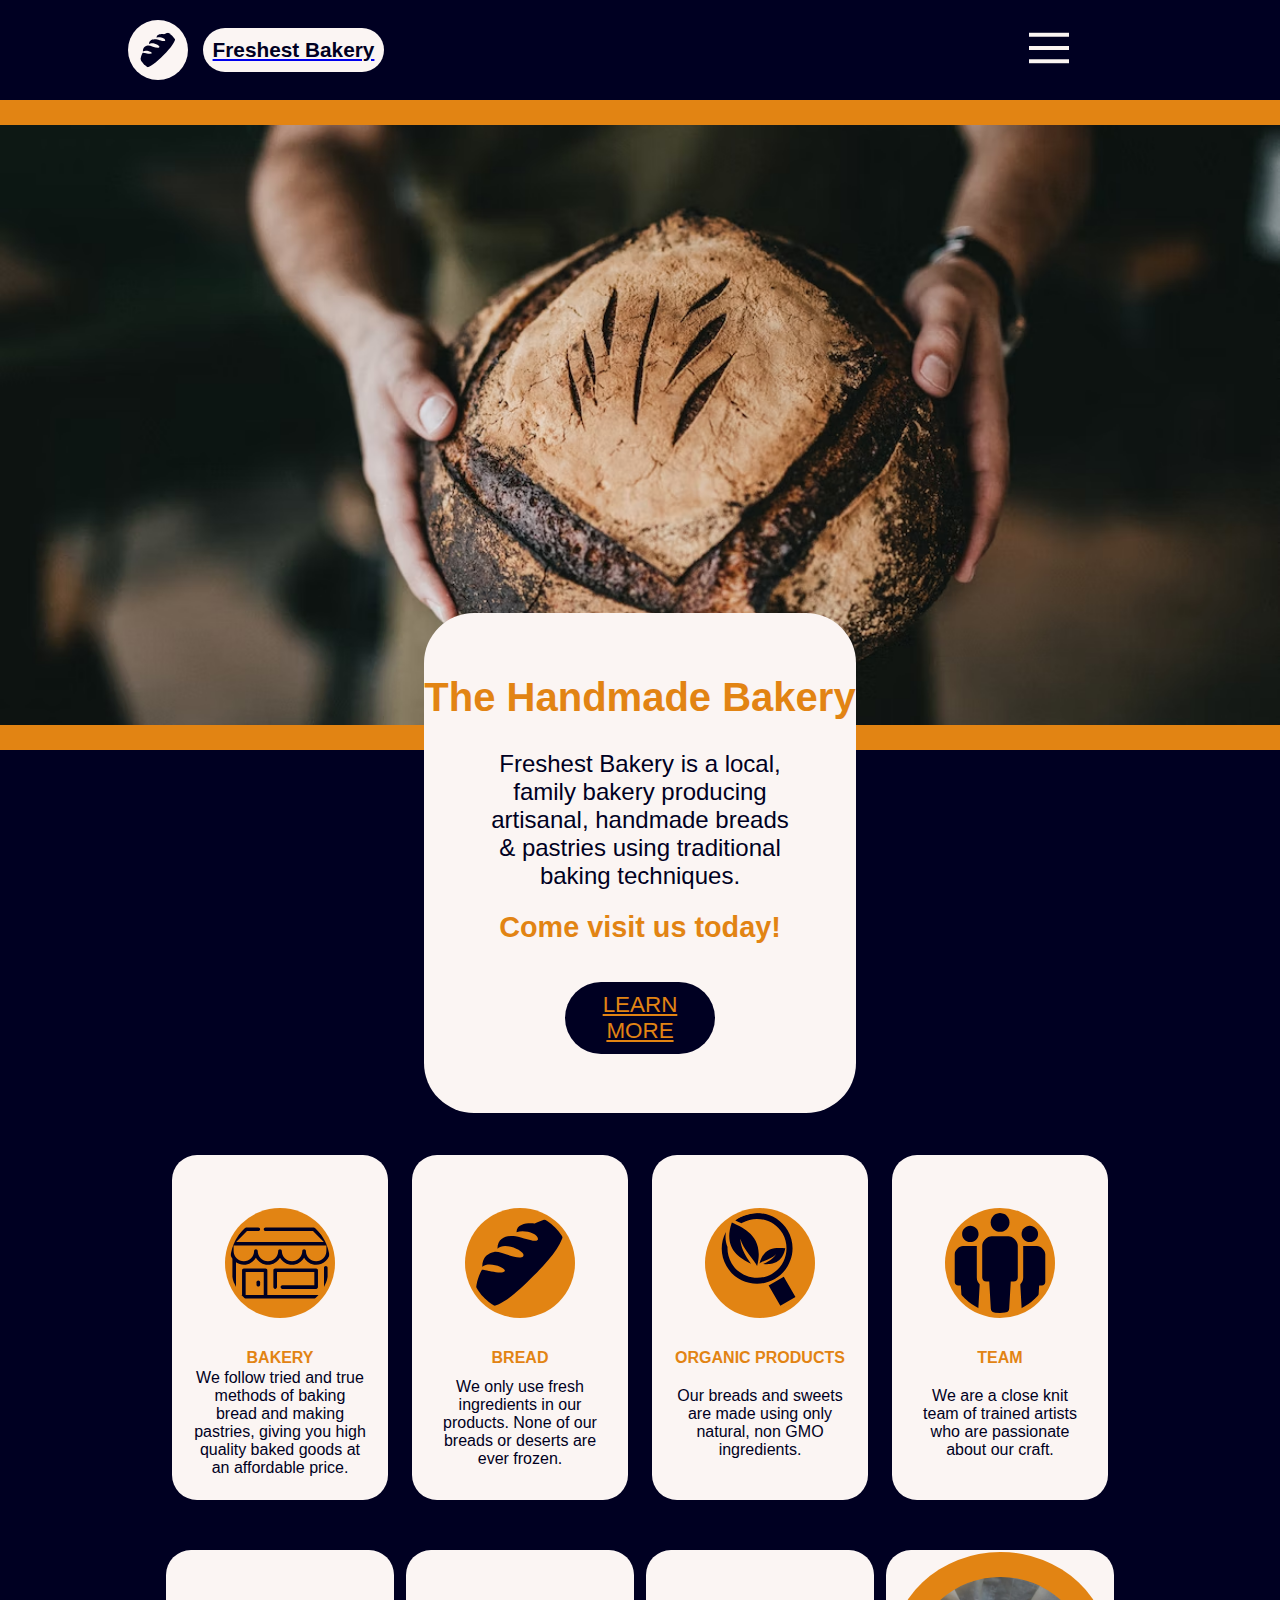
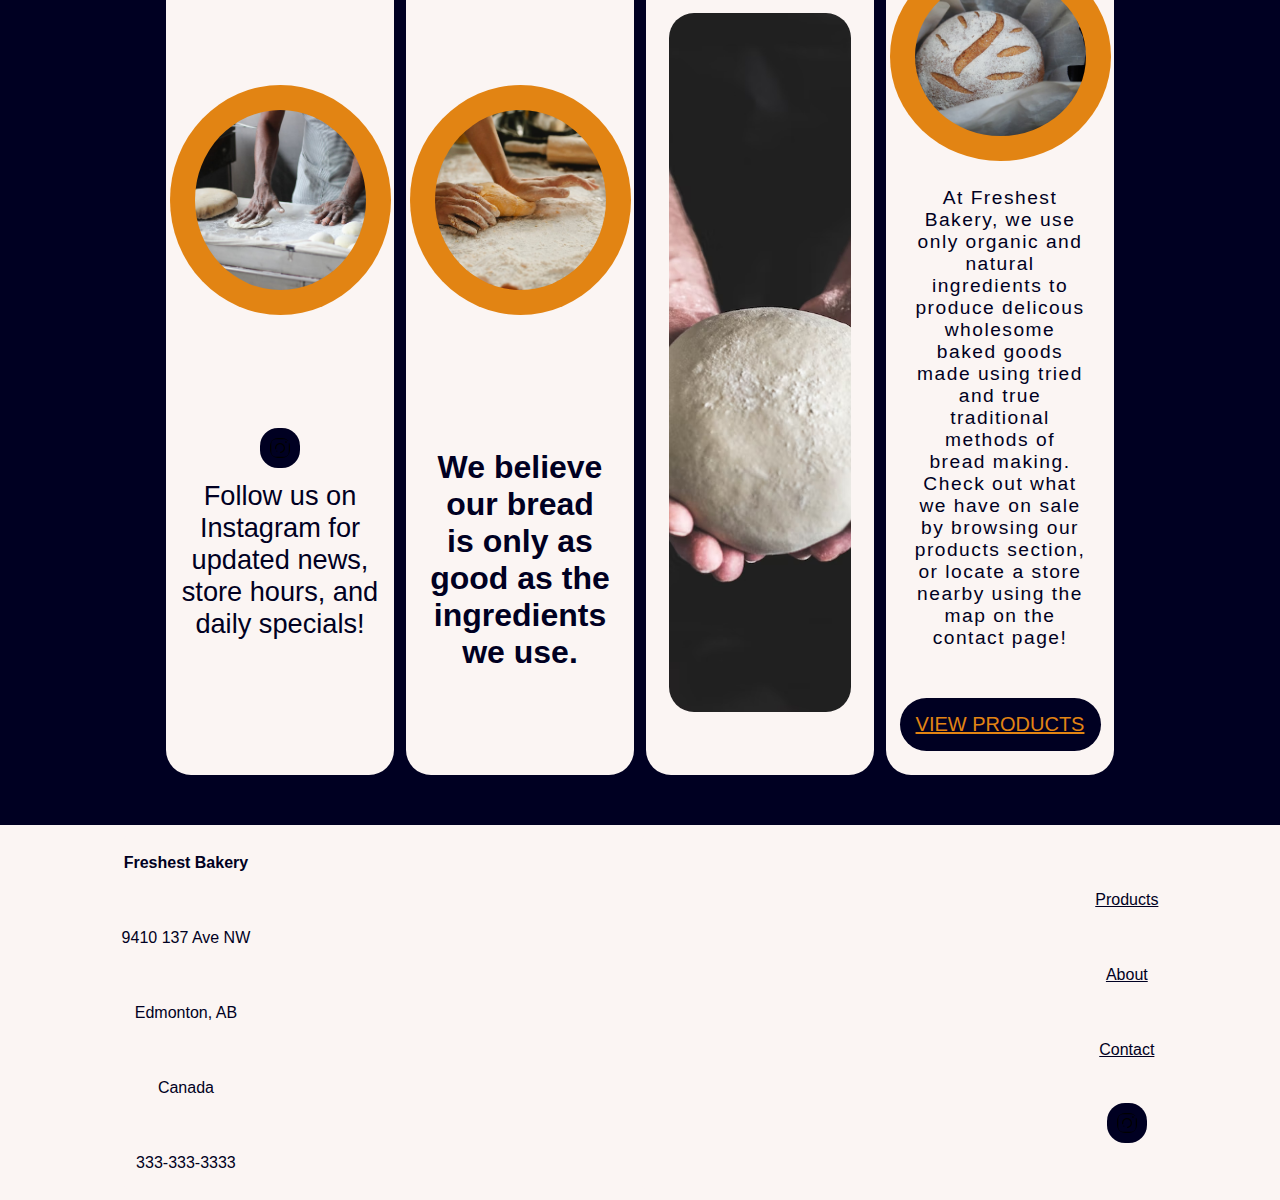
<file: index.html>
<!DOCTYPE html>
<html lang=en>

<head>
    <meta charset="UTF-8">
    <meta http-equiv="X-UA-Compatible" content="IE=edge">
    <meta name="viewport" content="width=device-width", initial-scale="1.0">
    <title>About Page</title>
    <meta name="description" content="Freshest Bakery">
    <meta name="keywords" content="Bakery, bread">
    <meta name="Author" content="Freshest Bakery">

    <meta name="og:url" content="https://testing.cameron-ord.online/index.html">
    <meta name="og:description" content="The home page of Freshest Bakery's website">
    <meta name="og:title" content="Freshest Bakery">
    <meta name="og:image" content="https://testing.cameron-ord.online/images/1%20(25).jpeg">
    <meta name="og:image:width" content="1200">
    <meta name="og:image:height" content="627">
    <meta name="og:type" content="Home Page">

    <link rel="stylesheet" href="/css/style.css">
    <html>
</head>
<header id="page_header">
    <div>
        <input type="radio" name="menu" id="menu_open" class="menu_radio_button">
        <input type="radio" name="menu" id="menu_close" class="menu_radio_button">
        <a href="/index.html"><svg class="logo" fill="currentcolor"  viewBox="0 0 50 50" xmlns="http://www.w3.org/2000/svg" xmlns:xlink="http://www.w3.org/1999/xlink"><path d="M47 8C47 14.800781 41.023438 22.121094 32.039063 31.15625C22.839844 40.402344 15.398438 47 8.707031 47C5.574219 47 3 44.777344 3 39.027344C3 34.574219 4.910156 30.039063 5.886719 28.476563C6.210938 27.960938 15.746094 30.992188 17.335938 29.148438C18.585938 27.699219 9.835938 23.929688 6.117188 26.894531C6.117188 21.519531 9.460938 20.117188 12.042969 19.492188C15.160156 18.730469 24.652344 24.105469 26.597656 21.5625C28.324219 19.304688 17.355469 14.050781 13.734375 17.871094C13.734375 11.914063 18.855469 11.4375 21.789063 11.4375C24.71875 11.4375 34.003906 15.648438 34.003906 13C34.003906 10.027344 26.851563 8.136719 23.246094 9.609375C23.246094 4.5625 30.921875 5.023438 32.351563 5.296875C34.421875 4.191406 37.421875 3 40 3C43.175781 3 47 4.199219 47 8Z"/></svg><p id="logotext">Freshest Bakery</p></a>

        <label for="menu_open">
            <svg class="menu" fill="currentcolor"
            xmlns="http://www.w3.org/2000/svg"
            xmlns:xlink="http://www.w3.org/1999/xlink" version="1.1" id="svg-a760" x="0px" y="0px" viewBox="0 0 302 302" style="enable-background:new 0 0 302 302;" xml:space="preserve" class="u-svg-content">
            <g>
                <rect y="36" width="302" height="30"></rect>
                <rect y="236" width="302" height="30"></rect>
                <rect y="136" width="302" height="30"></rect>
            </g>
        </svg>
        </label>
        <section id="mobile_menu">
            <div id="menu_header">
                <a href="/index.html"><svg class="logo" fill="currentcolor"  viewBox="0 0 50 50" xmlns="http://www.w3.org/2000/svg" xmlns:xlink="http://www.w3.org/1999/xlink"><path d="M47 8C47 14.800781 41.023438 22.121094 32.039063 31.15625C22.839844 40.402344 15.398438 47 8.707031 47C5.574219 47 3 44.777344 3 39.027344C3 34.574219 4.910156 30.039063 5.886719 28.476563C6.210938 27.960938 15.746094 30.992188 17.335938 29.148438C18.585938 27.699219 9.835938 23.929688 6.117188 26.894531C6.117188 21.519531 9.460938 20.117188 12.042969 19.492188C15.160156 18.730469 24.652344 24.105469 26.597656 21.5625C28.324219 19.304688 17.355469 14.050781 13.734375 17.871094C13.734375 11.914063 18.855469 11.4375 21.789063 11.4375C24.71875 11.4375 34.003906 15.648438 34.003906 13C34.003906 10.027344 26.851563 8.136719 23.246094 9.609375C23.246094 4.5625 30.921875 5.023438 32.351563 5.296875C34.421875 4.191406 37.421875 3 40 3C43.175781 3 47 4.199219 47 8Z"/></svg></a>
                <label for="menu_close">
                    <svg class="hoverable" width="24" height="24" viewBox="0 0 24 24" fill="white"
                    xmlns="http://www.w3.org/2000/svg">
                    <path fill-rule="evenodd" clip-rule="evenodd" d="M16 13H4V11H16V13Z" fill="currentcolor"/>
                    <path fill-rule="evenodd" clip-rule="evenodd" d="M11.2929 7.29289C11.6834 6.90237 12.3166 6.90237 12.7071 7.29289L16.7071 11.2929C17.0976 11.6834 17.0976 12.3166 16.7071 12.7071L12.7071 16.7071C12.3166 17.0976 11.6834 17.0976 11.2929 16.7071C10.9024 16.3166 10.9024 15.6834 11.2929 15.2929L14.5858 12L11.2929 8.70711C10.9024 8.31658 10.9024 7.68342 11.2929 7.29289Z" fill="currentcolor"/>
                    <path fill-rule="evenodd" clip-rule="evenodd" d="M2 6C2 3.79086 3.79086 2 6 2H18C20.2091 2 22 3.79086 22 6V18C22 20.2091 20.2091 22 18 22H6C3.79086 22 2 20.2091 2 18V15H4V18C4 19.1046 4.89543 20 6 20H18C19.1046 20 20 19.1046 20 18V6C20 4.89543 19.1046 4 18 4H6C4.89543 4 4 4.89543 4 6V9H2V6Z" fill="currentcolor"/>
                </svg>
                
                </label>
            </div>
    
            <a  href="/pages/about.html">About</a>
            <a href="/pages/products.html">Products</a>
            <a href="/pages/contact.html">Contact</a>
     
        </section>
    </div>
</header>
<header id="page_header_bread">
    <span>
        <div class="container_div">

            <p class="text">Our bread<br> philosophy is fresh.</p>
        </div>
    </span>
</header>
<main id="page_main">
    <section id="hero_section">
        <article class="article_1">
            <span id="article_1_span_1">
                <h1>The Handmade Bakery</h1>
                <p>Freshest Bakery is a local, family bakery producing artisanal, handmade breads & pastries using
                    traditional baking techniques.</p>
                <h4>Come visit us today!</h4>
                <a id="atag" href="/pages/about.html">LEARN MORE</a>
            </span>

        </article>
        <article class="article_3">
            <span>
                <svg class="transition" fill="currentcolor" version="1.1" id="Layer_1"
                    xmlns="http://www.w3.org/2000/svg" xmlns:xlink="http://www.w3.org/1999/xlink" viewBox="0 0 512 512"
                    xml:space="preserve">
                    <g>
                        <g>
                            <g>
                                <path
                                    d="M512,194.313v-37.012c0-2.554-1.035-4.866-2.708-6.54c-0.001-0.001-0.001-0.002-0.002-0.004l-74.024-74.024
                           c-1.735-1.735-4.089-2.709-6.542-2.709H181.976c-5.11,0-9.253,4.142-9.253,9.253c0,5.111,4.143,9.253,9.253,9.253h242.915
                           l55.518,55.518H31.591L87.109,92.53h57.855c5.11,0,9.253-4.142,9.253-9.253c0-5.111-4.143-9.253-9.253-9.253H83.277
                           c-2.454,0-4.808,0.975-6.542,2.709L2.711,150.757c-0.001,0-0.001,0.001-0.001,0.003C1.035,152.434,0,154.746,0,157.301v37.012
                           c0,14.796,4.559,28.544,12.337,39.925v194.485c0,5.111,4.143,9.253,9.253,9.253H490.41c5.11,0,9.253-4.142,9.253-9.253V280.675
                           c0-5.111-4.143-9.253-9.253-9.253c-5.11,0-9.253,4.142-9.253,9.253V419.47H191.229V293.012c0-5.111-4.143-9.253-9.253-9.253
                           H70.94c-5.11,0-9.253,4.142-9.253,9.253V419.47H30.843V252.794c11.414,7.852,25.225,12.459,40.096,12.459
                           c26.396,0,49.47-14.49,61.687-35.935c12.216,21.445,35.291,35.935,61.687,35.935c26.396,0,49.47-14.49,61.687-35.935
                           c12.216,21.445,35.291,35.935,61.687,35.935s49.47-14.49,61.687-35.935c12.216,21.445,35.291,35.935,61.687,35.935
                           C480.177,265.253,512,233.43,512,194.313z M80.193,302.265h92.53V419.47h-92.53V302.265z M441.06,246.747
                           c-28.913,0-52.434-23.521-52.434-52.434c0-5.111-4.143-9.253-9.253-9.253c-5.11,0-9.253,4.142-9.253,9.253
                           c0,28.913-23.521,52.434-52.434,52.434c-28.913,0-52.434-23.521-52.434-52.434c0-5.111-4.143-9.253-9.253-9.253
                           s-9.253,4.142-9.253,9.253c0,28.913-23.521,52.434-52.434,52.434c-28.913,0-52.434-23.521-52.434-52.434
                           c0-5.111-4.143-9.253-9.253-9.253c-5.11,0-9.253,4.142-9.253,9.253c0,28.913-23.521,52.434-52.434,52.434
                           s-52.434-23.521-52.434-52.434v-27.759h474.988v27.759C493.494,223.226,469.973,246.747,441.06,246.747z" />
                                <path d="M144.964,345.446c-5.11,0-9.253,4.142-9.253,9.253v12.337c0,5.111,4.143,9.253,9.253,9.253s9.253-4.142,9.253-9.253
                           v-12.337C154.217,349.587,150.074,345.446,144.964,345.446z" />
                                <path
                                    d="M268.337,370.12c-5.11,0-9.253,4.142-9.253,9.253c0,5.111,4.143,9.253,9.253,9.253H441.06
                           c5.11,0,9.253-4.142,9.253-9.253v-86.361c0-5.111-4.143-9.253-9.253-9.253H231.325c-5.11,0-9.253,4.142-9.253,9.253v86.361
                           c0,5.111,4.143,9.253,9.253,9.253c5.11,0,9.253-4.142,9.253-9.253v-77.108h191.229v67.855H268.337z" />
                            </g>
                        </g>
                    </g>
                </svg>

                <h4>BAKERY</h4>
                <p>We follow tried and true methods of baking bread and making pastries, giving you high quality baked goods at an affordable
                    price.
                </p>
            </span>
            <span>
                <svg class="transition" fill="currentcolor" viewBox="0 0 50 50" xmlns="http://www.w3.org/2000/svg"
                    xmlns:xlink="http://www.w3.org/1999/xlink">
                    <path
                        d="M47 8C47 14.800781 41.023438 22.121094 32.039063 31.15625C22.839844 40.402344 15.398438 47 8.707031 47C5.574219 47 3 44.777344 3 39.027344C3 34.574219 4.910156 30.039063 5.886719 28.476563C6.210938 27.960938 15.746094 30.992188 17.335938 29.148438C18.585938 27.699219 9.835938 23.929688 6.117188 26.894531C6.117188 21.519531 9.460938 20.117188 12.042969 19.492188C15.160156 18.730469 24.652344 24.105469 26.597656 21.5625C28.324219 19.304688 17.355469 14.050781 13.734375 17.871094C13.734375 11.914063 18.855469 11.4375 21.789063 11.4375C24.71875 11.4375 34.003906 15.648438 34.003906 13C34.003906 10.027344 26.851563 8.136719 23.246094 9.609375C23.246094 4.5625 30.921875 5.023438 32.351563 5.296875C34.421875 4.191406 37.421875 3 40 3C43.175781 3 47 4.199219 47 8Z" />
                </svg>
                <h4>BREAD</h4>
                <p>We only use fresh ingredients in our products. None of our breads or deserts are ever frozen.
                </p>
            </span>
            <span>

                <svg class="transition" fill="currentcolor" version="1.1" id="Capa_1" xmlns="http://www.w3.org/2000/svg"
                    xmlns:xlink="http://www.w3.org/1999/xlink" viewBox="0 0 83.328 83.328" xml:space="preserve">
                    <g>
                        <path d="M71.217,69.907l-12.604,7.284L48.86,60.318l12.605-7.284L71.217,69.907z M72.606,72.252l-12.769,7.393
		c2.017,3.584,6.496,4.704,10.08,2.688C73.279,80.315,74.623,75.836,72.606,72.252z M64.768,14.685
		C56.704,0.573,38.56-4.131,24.448,3.933c-1.12,0.672-2.24,1.344-3.36,2.24c0.224,0,0.224,0,0.448,0.224
		c1.344,0.672,2.912,1.344,4.704,2.24c0.224-0.224,0.447-0.224,0.672-0.448c11.647-6.72,26.88-2.688,33.602,8.96
		c6.72,11.647,2.688,26.879-8.962,33.601c-11.646,6.722-26.879,2.688-33.6-8.958c-2.464-4.258-3.584-8.961-3.36-13.439
		c-1.568-3.809-2.016-8.062-1.344-12.544c-4.704,8.735-4.704,19.487,0.448,28.446c8.063,14.111,26.208,18.815,40.32,10.752
		C68.126,46.717,73.055,28.797,64.768,14.685z M34.079,42.236c0.896,0.447-8.736-10.304-8.736-20.832
		c2.016,8.959,12.096,17.92,13.888,22.847c6.721-25.312-12.319-32.03-21.056-36.289C10.783,28.797,23.999,37.532,34.079,42.236z
		 M44.382,42.461c6.496,0.672,15.904,0,18.369-12.993c-5.823-0.225-17.473-2.465-21.505,12.544
		c2.464-2.017,10.304-3.584,13.888-7.84C52,39.771,43.935,42.461,44.382,42.461z" />
                    </g>
                </svg>
                <h4>ORGANIC PRODUCTS</h4>
                <p>Our breads and sweets are made using only natural, non GMO ingredients.
                </p>
            </span>
            <span>
                <svg class="transition" version="1.1" id="_x32_" xmlns="http://www.w3.org/2000/svg"
                    xmlns:xlink="http://www.w3.org/1999/xlink" viewBox="0 0 512 512" xml:space="preserve">
                    <style type="text/css">
                        .st0 {
                            fill: currentcolor;
                        }
                    </style>
                    <g>
                        <path class="st0" d="M256.495,96.434c26.632,0,48.213-21.597,48.213-48.205C304.708,21.58,283.128,0,256.495,0
                   c-26.65,0-48.222,21.58-48.222,48.229C208.274,74.837,229.846,96.434,256.495,96.434z" />
                        <path class="st0"
                            d="M298.267,119.279h-42.271h-42.271c-23.362,0-48.779,25.418-48.779,48.788v162.058
                   c0,11.685,9.463,21.156,21.148,21.156c5.743,0,0,0,14.756,0l8.048,138.206c0,12.434,10.078,22.513,22.513,22.513
                   c5.244,0,14.923,0,24.585,0c9.671,0,19.35,0,24.593,0c12.434,0,22.513-10.078,22.513-22.513l8.04-138.206
                   c14.764,0,9.013,0,14.764,0c11.676,0,21.148-9.471,21.148-21.156V168.067C347.054,144.697,321.636,119.279,298.267,119.279z" />
                        <path class="st0" d="M104.141,149.083c23.262,0,42.105-18.85,42.105-42.104c0-23.262-18.843-42.112-42.105-42.112
                   c-23.27,0-42.104,18.851-42.104,42.112C62.037,130.232,80.871,149.083,104.141,149.083z" />
                        <path class="st0" d="M408.716,149.083c23.27,0,42.104-18.85,42.104-42.104c0-23.262-18.834-42.112-42.104-42.112
                   c-23.253,0-42.104,18.851-42.104,42.112C366.612,130.232,385.463,149.083,408.716,149.083z" />
                        <path class="st0" d="M137.257,169.024h-33.548h-36.92c-20.398,0-42.595,22.213-42.595,42.612v141.526
                   c0,10.212,8.264,18.476,18.468,18.476c5.018,0,0,0,12.884,0l7.024,120.704c0,10.852,8.805,19.658,19.666,19.658
                   c4.577,0,13.024,0,21.473,0c8.439,0,16.895,0,21.472,0c10.861,0,19.666-8.805,19.666-19.658l7.016-120.704v-6.849
                   c-8.98-8.856-14.606-21.082-14.606-34.664V169.024z" />
                        <path class="st0" d="M445.211,169.024h-36.928h-33.54v161.101c0,13.582-5.626,25.808-14.615,34.664v6.849l7.017,120.704
                   c0,10.852,8.814,19.658,19.674,19.658c4.578,0,13.025,0,21.464,0c8.456,0,16.904,0,21.481,0c10.862,0,19.659-8.805,19.659-19.658
                   l7.032-120.704c12.883,0,7.865,0,12.883,0c10.204,0,18.468-8.265,18.468-18.476V211.636
                   C487.806,191.237,465.61,169.024,445.211,169.024z" />
                    </g>
                </svg>
                <h4>TEAM</h4>
                <p>We are a close knit team of trained artists who are passionate about our craft.
                </p>
            </span>
        </article>
        <article class="article_6">
            <span id="instaspan">
                <img src="/images/knead.jpeg">
                <a href="https://www.instagram.com"><img class="insta" src="/images/instagramSV.svg"></a>
                <p>Follow us on Instagram for updated news, store hours, and daily specials!</p>
            </span>
            <span id="article_span_1">
                <img src="/images/kneading.jpeg">
                <h2>We believe our bread is only as good as the ingredients we use.</h2>
            </span>
            <span id="article_span_2">
                <img class="hover_image" src="/images/1 (16).avif">
                <img src="/images/1 (36).avif">
            </span>
            <span id="article_span_3">
                <img src="/images/1 (66).avif">
                <p>At Freshest Bakery, we use only organic and natural ingredients to produce delicous wholesome baked
                    goods made using tried and true traditional methods of bread making. Check out what we have
                    on sale by browsing our products section, or locate a store nearby using the map on the contact
                    page!</p>

                <a href="/pages/products.html">VIEW PRODUCTS</a>
            </span>
        </article>
    </section>

</main>
<footer id="footer">
    <article>
        <span>
            <div>
                <h4>Freshest Bakery</h4>
                <p>9410 137 Ave NW</p>
                <p>Edmonton, AB </p>
                <p>Canada</p>
                <p>333-333-3333</p>
            </div>
            <nav>
                <a class="text" href="/pages/products.html">Products</a>
                <a class="text" href="/pages/about.html">About</a>
                <a class="text" href="/pages/contact.html">Contact</a>
                <a class="text" href="https://www.instagram.com"><img class="insta" src="/images/instagramSV.svg"></a>
            </nav>
        </span>
    </article>
</footer>
</body>
</file>
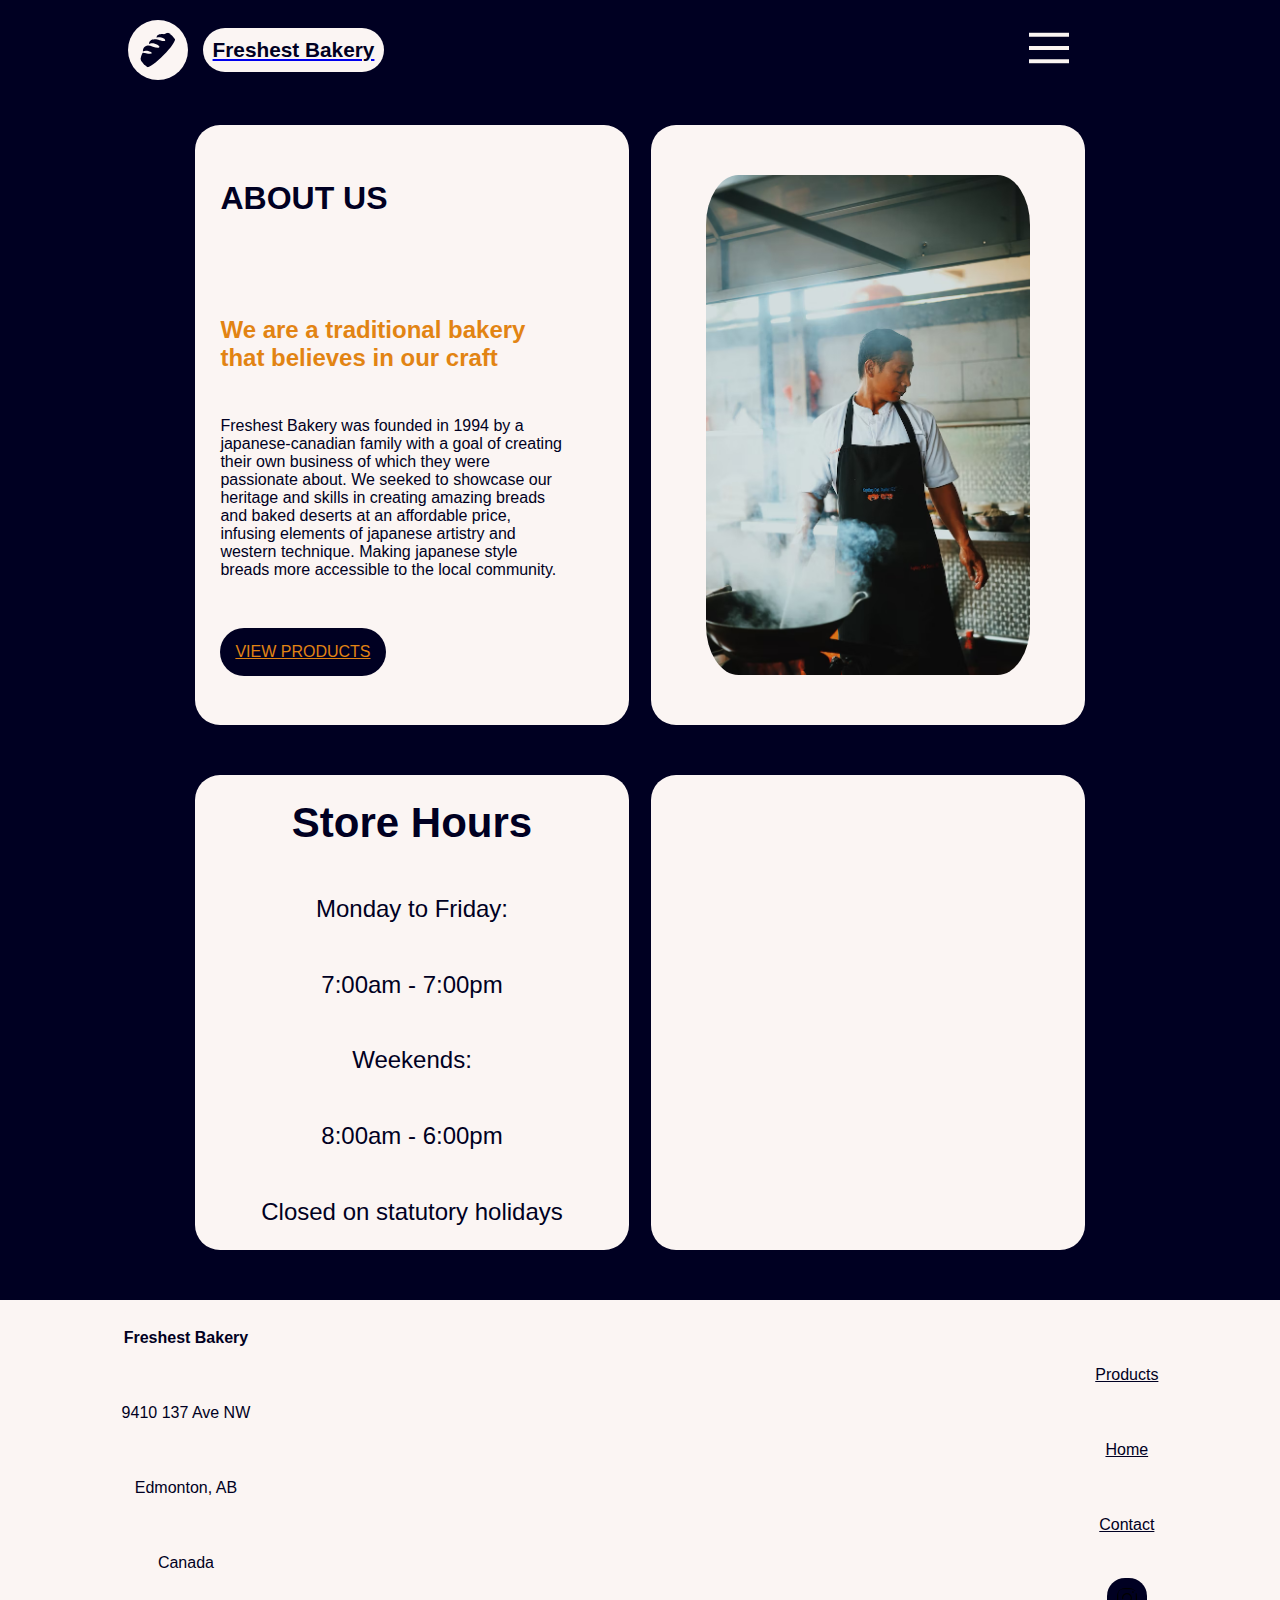
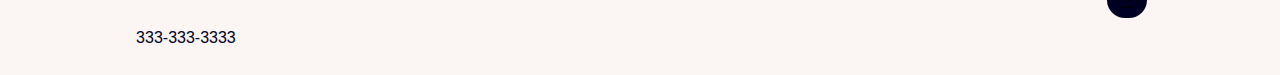
<file: pages/about.html>
<!DOCTYPE html>
<html lang=en>

<head>
    <meta charset="UTF-8">
    <meta http-equiv="X-UA-Compatible" content="IE=edge">
    <meta name="viewport" content="width=device-width", initial-scale="1.0">
    <title>About Page</title>
    <meta name="description" content="About our bakery">
    <meta name="keywords" content="Bakery, bread">
    <meta name="Author" content="Freshest Bakery">
    
    <meta name="og:url" content="https://testing.cameron-ord.online/pages/about.html">
    <meta name="og:description" content="The about page of Freshest Bakery's website">
    <meta name="og:title" content="About Us">
    <meta name="og:image" content="http://127.0.0.1:8080/images/man.jpeg">
    <meta name="og:image:width" content="1200">
    <meta name="og:image:height" content="627">
    <meta name="og:type" content="Store Page">
    
    <link rel="stylesheet" href="/css/about.css">
    <html>
    </head>
    
    <body>
        <header id="page_header">
            <div>
                <input type="radio" name="menu" id="menu_open" class="menu_radio_button">
                <input type="radio" name="menu" id="menu_close" class="menu_radio_button">
                <a href="/index.html"><svg class="logo" fill="currentcolor" viewBox="0 0 50 50"
                        xmlns="http://www.w3.org/2000/svg" xmlns:xlink="http://www.w3.org/1999/xlink">
                        <path
                            d="M47 8C47 14.800781 41.023438 22.121094 32.039063 31.15625C22.839844 40.402344 15.398438 47 8.707031 47C5.574219 47 3 44.777344 3 39.027344C3 34.574219 4.910156 30.039063 5.886719 28.476563C6.210938 27.960938 15.746094 30.992188 17.335938 29.148438C18.585938 27.699219 9.835938 23.929688 6.117188 26.894531C6.117188 21.519531 9.460938 20.117188 12.042969 19.492188C15.160156 18.730469 24.652344 24.105469 26.597656 21.5625C28.324219 19.304688 17.355469 14.050781 13.734375 17.871094C13.734375 11.914063 18.855469 11.4375 21.789063 11.4375C24.71875 11.4375 34.003906 15.648438 34.003906 13C34.003906 10.027344 26.851563 8.136719 23.246094 9.609375C23.246094 4.5625 30.921875 5.023438 32.351563 5.296875C34.421875 4.191406 37.421875 3 40 3C43.175781 3 47 4.199219 47 8Z" />
                    </svg>
                    <p id="logotext">Freshest Bakery</p>
                </a>
    
                <label for="menu_open">
                    <svg class="menu" fill="currentcolor" xmlns="http://www.w3.org/2000/svg"
                        xmlns:xlink="http://www.w3.org/1999/xlink" version="1.1" id="svg-a760" x="0px" y="0px"
                        viewBox="0 0 302 302" style="enable-background:new 0 0 302 302;" xml:space="preserve"
                        class="u-svg-content">
                        <g>
                            <rect y="36" width="302" height="30"></rect>
                            <rect y="236" width="302" height="30"></rect>
                            <rect y="136" width="302" height="30"></rect>
                        </g>
                    </svg>
                </label>
                <section id="mobile_menu">
                    <div id="menu_header">
                        <a href="/index.html"><svg class="logo" fill="currentcolor" viewBox="0 0 50 50"
                                xmlns="http://www.w3.org/2000/svg" xmlns:xlink="http://www.w3.org/1999/xlink">
                                <path
                                    d="M47 8C47 14.800781 41.023438 22.121094 32.039063 31.15625C22.839844 40.402344 15.398438 47 8.707031 47C5.574219 47 3 44.777344 3 39.027344C3 34.574219 4.910156 30.039063 5.886719 28.476563C6.210938 27.960938 15.746094 30.992188 17.335938 29.148438C18.585938 27.699219 9.835938 23.929688 6.117188 26.894531C6.117188 21.519531 9.460938 20.117188 12.042969 19.492188C15.160156 18.730469 24.652344 24.105469 26.597656 21.5625C28.324219 19.304688 17.355469 14.050781 13.734375 17.871094C13.734375 11.914063 18.855469 11.4375 21.789063 11.4375C24.71875 11.4375 34.003906 15.648438 34.003906 13C34.003906 10.027344 26.851563 8.136719 23.246094 9.609375C23.246094 4.5625 30.921875 5.023438 32.351563 5.296875C34.421875 4.191406 37.421875 3 40 3C43.175781 3 47 4.199219 47 8Z" />
                            </svg></a>
                        <label for="menu_close">
                            <svg class="hoverable" width="24" height="24" viewBox="0 0 24 24" fill="white"
                                xmlns="http://www.w3.org/2000/svg">
                                <path fill-rule="evenodd" clip-rule="evenodd" d="M16 13H4V11H16V13Z" fill="currentcolor" />
                                <path fill-rule="evenodd" clip-rule="evenodd"
                                    d="M11.2929 7.29289C11.6834 6.90237 12.3166 6.90237 12.7071 7.29289L16.7071 11.2929C17.0976 11.6834 17.0976 12.3166 16.7071 12.7071L12.7071 16.7071C12.3166 17.0976 11.6834 17.0976 11.2929 16.7071C10.9024 16.3166 10.9024 15.6834 11.2929 15.2929L14.5858 12L11.2929 8.70711C10.9024 8.31658 10.9024 7.68342 11.2929 7.29289Z"
                                    fill="currentcolor" />
                                <path fill-rule="evenodd" clip-rule="evenodd"
                                    d="M2 6C2 3.79086 3.79086 2 6 2H18C20.2091 2 22 3.79086 22 6V18C22 20.2091 20.2091 22 18 22H6C3.79086 22 2 20.2091 2 18V15H4V18C4 19.1046 4.89543 20 6 20H18C19.1046 20 20 19.1046 20 18V6C20 4.89543 19.1046 4 18 4H6C4.89543 4 4 4.89543 4 6V9H2V6Z"
                                    fill="currentcolor" />
                            </svg>
    
                        </label>
                    </div>
    
                    <a href="/pages/about.html">About</a>
                    <a href="/pages/products.html">Products</a>
                    <a href="/pages/contact.html">Contact</a>
    
                </section>
            </div>
        </header>
        <main id="page_main">
            <section id="hero_section">
                <article class="about_article">
                <span>
                    <h3>ABOUT US</h3>
                    <h2>We are a traditional bakery that believes in our craft</h2>
                    <p>Freshest Bakery was founded in 1994 by a japanese-canadian family with a goal of creating their
                        own business of which they were passionate about. We seeked to showcase our heritage and skills
                        in creating amazing breads and baked deserts at an affordable price, infusing elements of
                        japanese artistry and western technique. Making japanese style breads more accessible
                        to the local community.</p>
                    <a href="/pages/products.html">VIEW PRODUCTS</a>
                </span>
                <span id="span_image">
                    <img src="/images/man.jpeg">
                </span>
            </article>
            <article class="hours_article">
                <span>
                    <h1>Store Hours</h1>
                    <p>Monday to Friday:</p>
                    <p>7:00am - 7:00pm</p>
                    <p>Weekends:</p>
                    <p>8:00am - 6:00pm</p>
                    <p>Closed on statutory holidays</p>
                </span>
                <span id="video">

                    <iframe id="video_width" width="560" height="315" src="https://www.youtube.com/embed/cOK3nS4t7_Y"
                        title="YouTube video player" frameborder="0"
                        allow="accelerometer; autoplay; clipboard-write; encrypted-media; gyroscope; picture-in-picture; web-share"
                        allowfullscreen></iframe>

                </span>
            </article>
        </section>
    </main>
    <footer id="footer">
        <article>
            <span>
                <div>
                    <h4>Freshest Bakery</h4>
                    <p>9410 137 Ave NW</p>
                    <p>Edmonton, AB </p>
                    <p>Canada</p>
                    <p>333-333-3333</p>
                </div>
                <nav>
                    <a class="text" href="/pages/products.html">Products</a>
                    <a class="text" href="/index.html">Home</a>
                    <a class="text" href="/pages/contact.html">Contact</a>
                    <a class="text" href="https://www.instagram.com"><img class="insta"
                            src="/images/instagramSV.svg"></a>
                </nav>
            </span>
        </article>
    </footer>
</body>
</file>
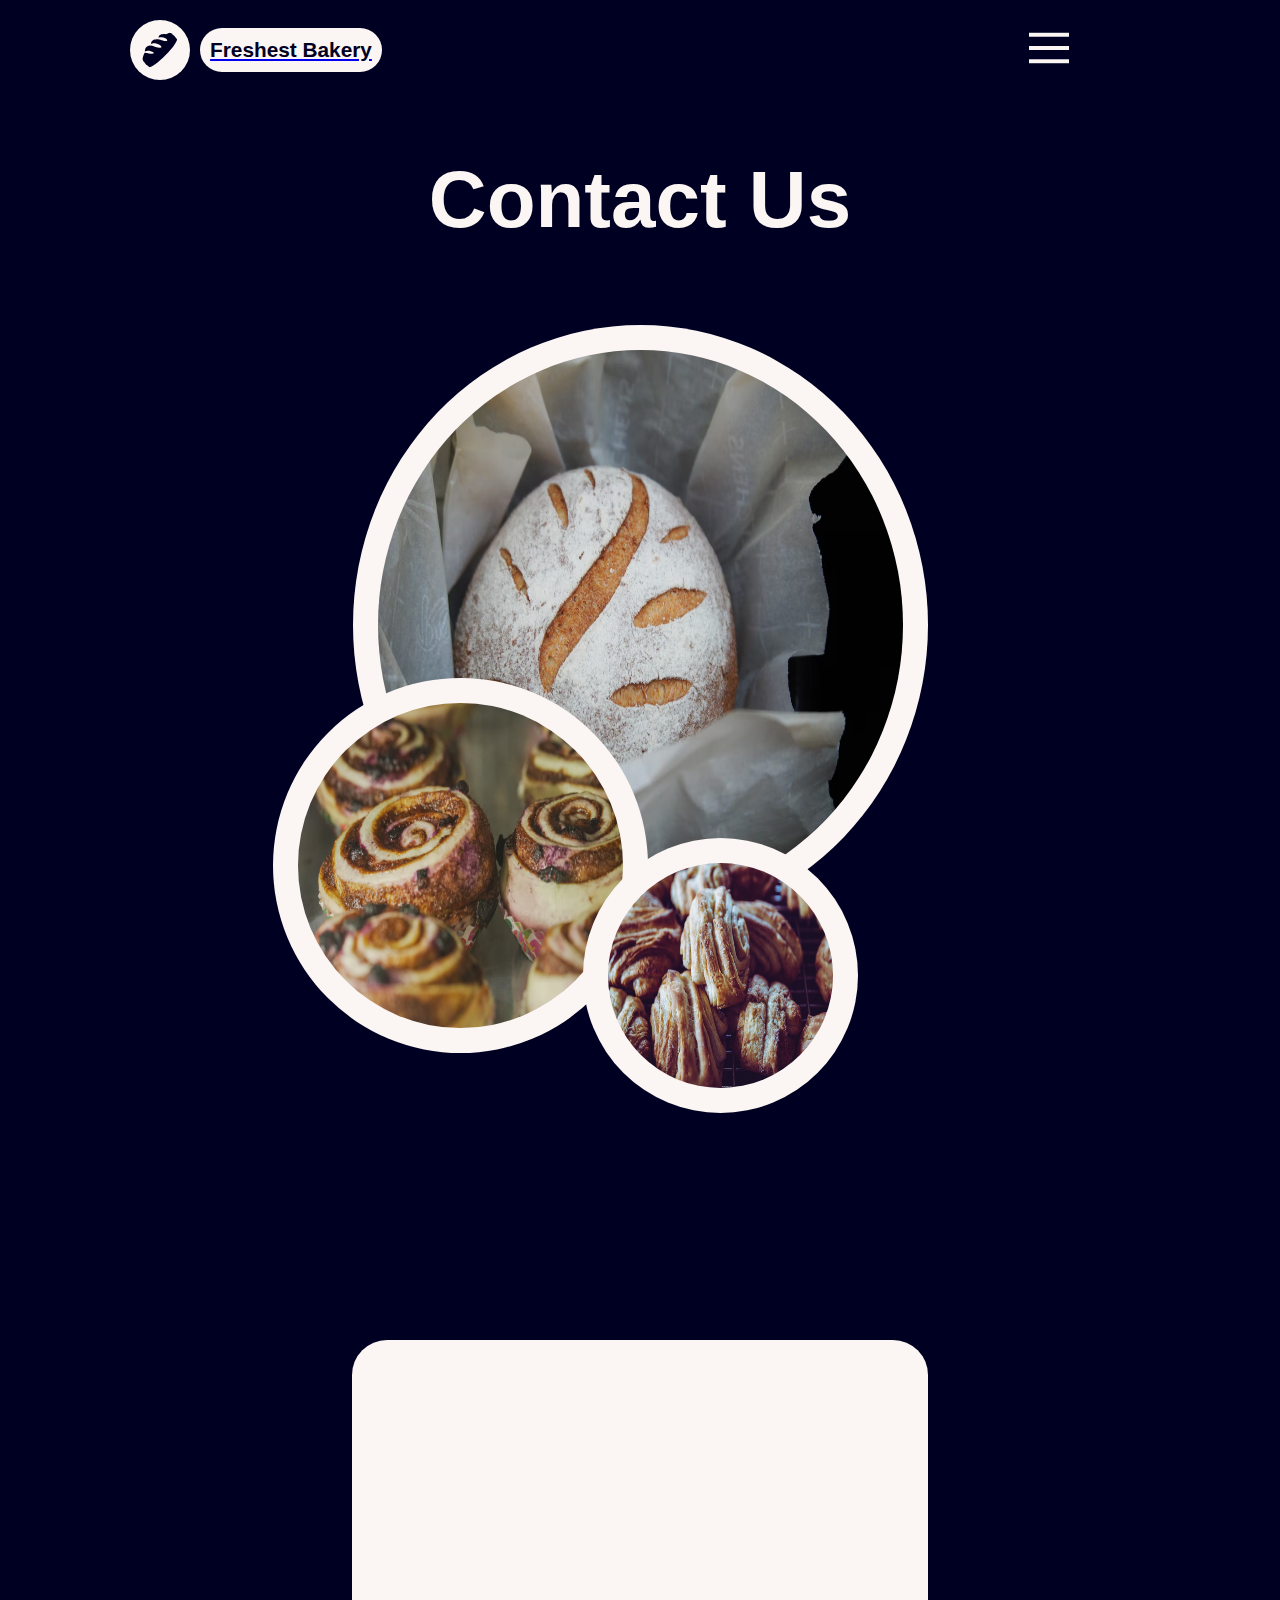
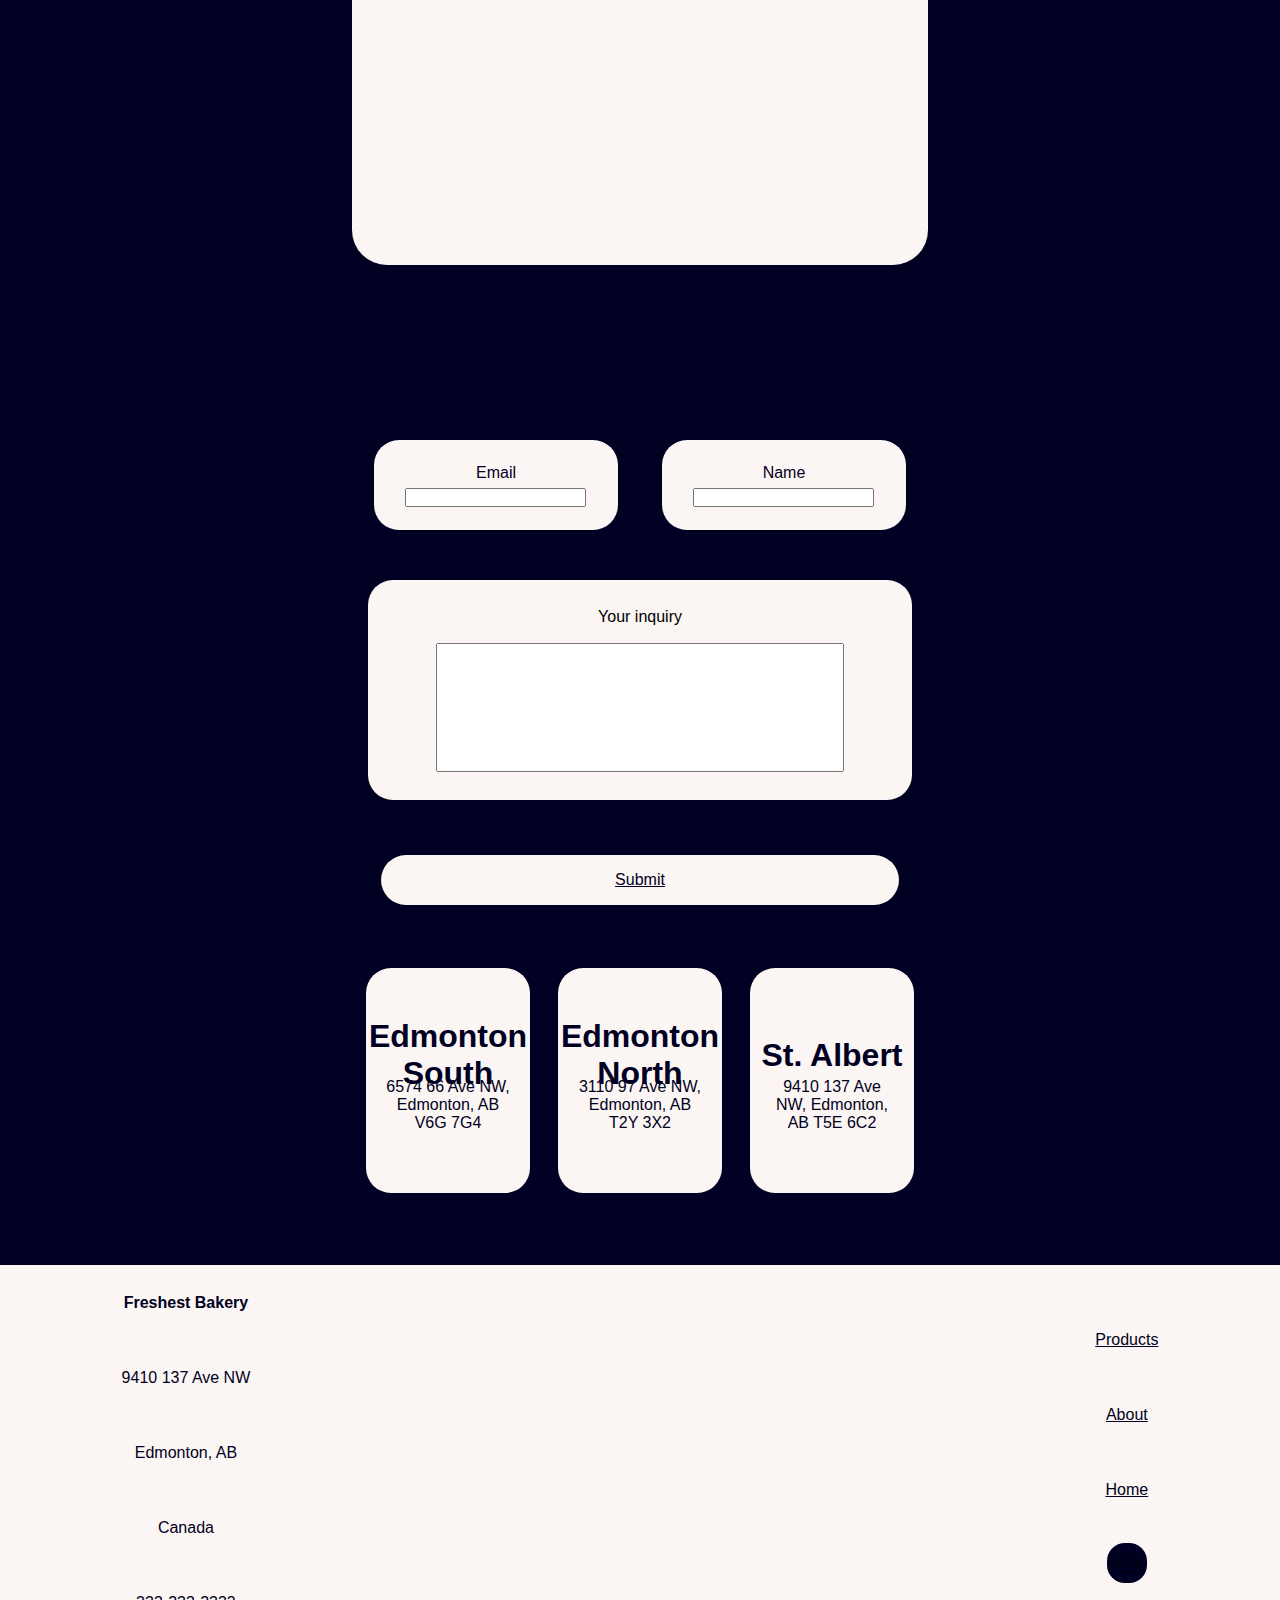
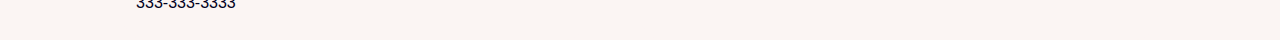
<file: pages/contact.html>
<!DOCTYPE html>
<html lang=en>

<head>
    <meta charset="UTF-8">
    <meta http-equiv="X-UA-Compatible" content="IE=edge">
    <meta name="viewport" content="width=device-width", initial-scale="1.0">
    <title>About Page</title>
    <meta name="description" content="contact page">
    <meta name="keywords" content="Bakery, bread, contact">
    <meta name="Author" content="Freshest Bakery">

    <meta name="og:url" content="https://testing.cameron-ord.online/pages/contact.html">
    <meta name="og:description" content="The contact page of Freshest Bakery's website">
    <meta name="og:title" content="Contact Us">
    <meta name="og:image" content="https://bellyfull.net/wp-content/uploads/2021/11/Challah-bread-blog-500x375.jpg">
    <meta name="og:image:width" content="1200">
    <meta name="og:image:height" content="627">
    <meta name="og:type" content="Store Page">

    <link rel="stylesheet" href="/css/contact.css">
    <html>
</head>

<body>
    <header id="page_header">
        <div>
            <input type="radio" name="menu" id="menu_open" class="menu_radio_button">
            <input type="radio" name="menu" id="menu_close" class="menu_radio_button">
            <a href="/index.html"><svg class="logo" fill="currentcolor" viewBox="0 0 50 50"
                    xmlns="http://www.w3.org/2000/svg" xmlns:xlink="http://www.w3.org/1999/xlink">
                    <path
                        d="M47 8C47 14.800781 41.023438 22.121094 32.039063 31.15625C22.839844 40.402344 15.398438 47 8.707031 47C5.574219 47 3 44.777344 3 39.027344C3 34.574219 4.910156 30.039063 5.886719 28.476563C6.210938 27.960938 15.746094 30.992188 17.335938 29.148438C18.585938 27.699219 9.835938 23.929688 6.117188 26.894531C6.117188 21.519531 9.460938 20.117188 12.042969 19.492188C15.160156 18.730469 24.652344 24.105469 26.597656 21.5625C28.324219 19.304688 17.355469 14.050781 13.734375 17.871094C13.734375 11.914063 18.855469 11.4375 21.789063 11.4375C24.71875 11.4375 34.003906 15.648438 34.003906 13C34.003906 10.027344 26.851563 8.136719 23.246094 9.609375C23.246094 4.5625 30.921875 5.023438 32.351563 5.296875C34.421875 4.191406 37.421875 3 40 3C43.175781 3 47 4.199219 47 8Z" />
                </svg>
                <p id="logotext">Freshest Bakery</p>
            </a>

            <label for="menu_open">
                <svg class="menu" fill="currentcolor" xmlns="http://www.w3.org/2000/svg"
                    xmlns:xlink="http://www.w3.org/1999/xlink" version="1.1" id="svg-a760" x="0px" y="0px"
                    viewBox="0 0 302 302" style="enable-background:new 0 0 302 302;" xml:space="preserve"
                    class="u-svg-content">
                    <g>
                        <rect y="36" width="302" height="30"></rect>
                        <rect y="236" width="302" height="30"></rect>
                        <rect y="136" width="302" height="30"></rect>
                    </g>
                </svg>
            </label>
            <section id="mobile_menu">
                <div id="menu_header">
                    <a href="/index.html"><svg class="logo" fill="currentcolor" viewBox="0 0 50 50"
                            xmlns="http://www.w3.org/2000/svg" xmlns:xlink="http://www.w3.org/1999/xlink">
                            <path
                                d="M47 8C47 14.800781 41.023438 22.121094 32.039063 31.15625C22.839844 40.402344 15.398438 47 8.707031 47C5.574219 47 3 44.777344 3 39.027344C3 34.574219 4.910156 30.039063 5.886719 28.476563C6.210938 27.960938 15.746094 30.992188 17.335938 29.148438C18.585938 27.699219 9.835938 23.929688 6.117188 26.894531C6.117188 21.519531 9.460938 20.117188 12.042969 19.492188C15.160156 18.730469 24.652344 24.105469 26.597656 21.5625C28.324219 19.304688 17.355469 14.050781 13.734375 17.871094C13.734375 11.914063 18.855469 11.4375 21.789063 11.4375C24.71875 11.4375 34.003906 15.648438 34.003906 13C34.003906 10.027344 26.851563 8.136719 23.246094 9.609375C23.246094 4.5625 30.921875 5.023438 32.351563 5.296875C34.421875 4.191406 37.421875 3 40 3C43.175781 3 47 4.199219 47 8Z" />
                        </svg></a>
                    <label for="menu_close">
                        <svg class="hoverable" width="24" height="24" viewBox="0 0 24 24" fill="white"
                            xmlns="http://www.w3.org/2000/svg">
                            <path fill-rule="evenodd" clip-rule="evenodd" d="M16 13H4V11H16V13Z" fill="currentcolor" />
                            <path fill-rule="evenodd" clip-rule="evenodd"
                                d="M11.2929 7.29289C11.6834 6.90237 12.3166 6.90237 12.7071 7.29289L16.7071 11.2929C17.0976 11.6834 17.0976 12.3166 16.7071 12.7071L12.7071 16.7071C12.3166 17.0976 11.6834 17.0976 11.2929 16.7071C10.9024 16.3166 10.9024 15.6834 11.2929 15.2929L14.5858 12L11.2929 8.70711C10.9024 8.31658 10.9024 7.68342 11.2929 7.29289Z"
                                fill="currentcolor" />
                            <path fill-rule="evenodd" clip-rule="evenodd"
                                d="M2 6C2 3.79086 3.79086 2 6 2H18C20.2091 2 22 3.79086 22 6V18C22 20.2091 20.2091 22 18 22H6C3.79086 22 2 20.2091 2 18V15H4V18C4 19.1046 4.89543 20 6 20H18C19.1046 20 20 19.1046 20 18V6C20 4.89543 19.1046 4 18 4H6C4.89543 4 4 4.89543 4 6V9H2V6Z"
                                fill="currentcolor" />
                        </svg>

                    </label>
                </div>

                <a href="/pages/about.html">About</a>
                <a href="/pages/products.html">Products</a>
                <a href="/pages/contact.html">Contact</a>

            </section>
        </div>
    </header>
    <main id="page_main">
        <section id="hero_section">

            <div id="contact_div">
                <h1>Contact Us</h1>
            </div>

            <article class="images_article">
                <span>
                    <img class="image1" src="/images/1 (66).jpeg">
                    <img class="image2" src="/images/1 (63).jpeg">
                    <img class="image3" src="/images/pastryrack.jpeg">
                </span>

            </article>
            <article id="map_article">

                <span id="map">
                    <iframe class="window"
                        src="https://www.google.com/maps/embed?pb=!1m18!1m12!1m3!1d34731.19623321389!2d-113.49552061224993!3d53.6083603890641!2m3!1f0!2f0!3f0!3m2!1i1024!2i768!4f13.1!3m3!1m2!1s0x53a02318c5101373%3A0xee9aaa4332a9ec63!2sFresh%20Bakery%20(North%20Town%20Centre)!5e0!3m2!1sen!2sca!4v1678406944151!5m2!1sen!2sca"
                        width="600" height="450" style="border:0;" allowfullscreen="" loading="lazy"
                        referrerpolicy="no-referrer-when-downgrade"></iframe>


                </span>

            </article>

            <article class="contact_article">
                <span>
                    <p>Email</p>
                    <input type="email">
                </span>
                <span>
                    <p id="justify">Name</p>
                    <input type="name">
                </span>
            </article>
            <div id="dialoguebox">
                <span class="dialog">
                    <p>Your inquiry</p>

                    <input class="boxsize" type="text">
                </span>
            </div>
            <div id="submit">
                <span>
                    <a href="">Submit</a>
                </span>
            </div>
            <article class="contact_article_locations">
                <span>
                    <h1>Edmonton South</h1>
                    <p>6574 66 Ave NW, Edmonton, AB V6G 7G4</p>
                </span>
                <span>
                    <h1>Edmonton North</h1>
                    <p>3110 97 Ave NW, Edmonton, AB T2Y 3X2</p>
                </span>
                <span>
                    <h1>St. Albert</h1>
                    <p>9410 137 Ave NW, Edmonton, AB T5E 6C2</p>
                </span>
            </article>
        </section>
    </main>
    <footer id="footer">
        <article>
            <span>
                <div>
                    <h4>Freshest Bakery</h4>
                    <p>9410 137 Ave NW</p>
                    <p>Edmonton, AB </p>
                    <p>Canada</p>
                    <p>333-333-3333</p>
                </div>
                <nav>
                    <a class="text" href="/pages/products.html">Products</a>
                    <a class="text" href="/pages/about.html">About</a>
                    <a class="text" href="/index.html">Home</a>
                    <a class="text" href="https://www.instagram.com"><img class="insta"
                            src="/images/instagramSV.svg"></a>
                </nav>
            </span>
        </article>
    </footer>



</body>
</file>
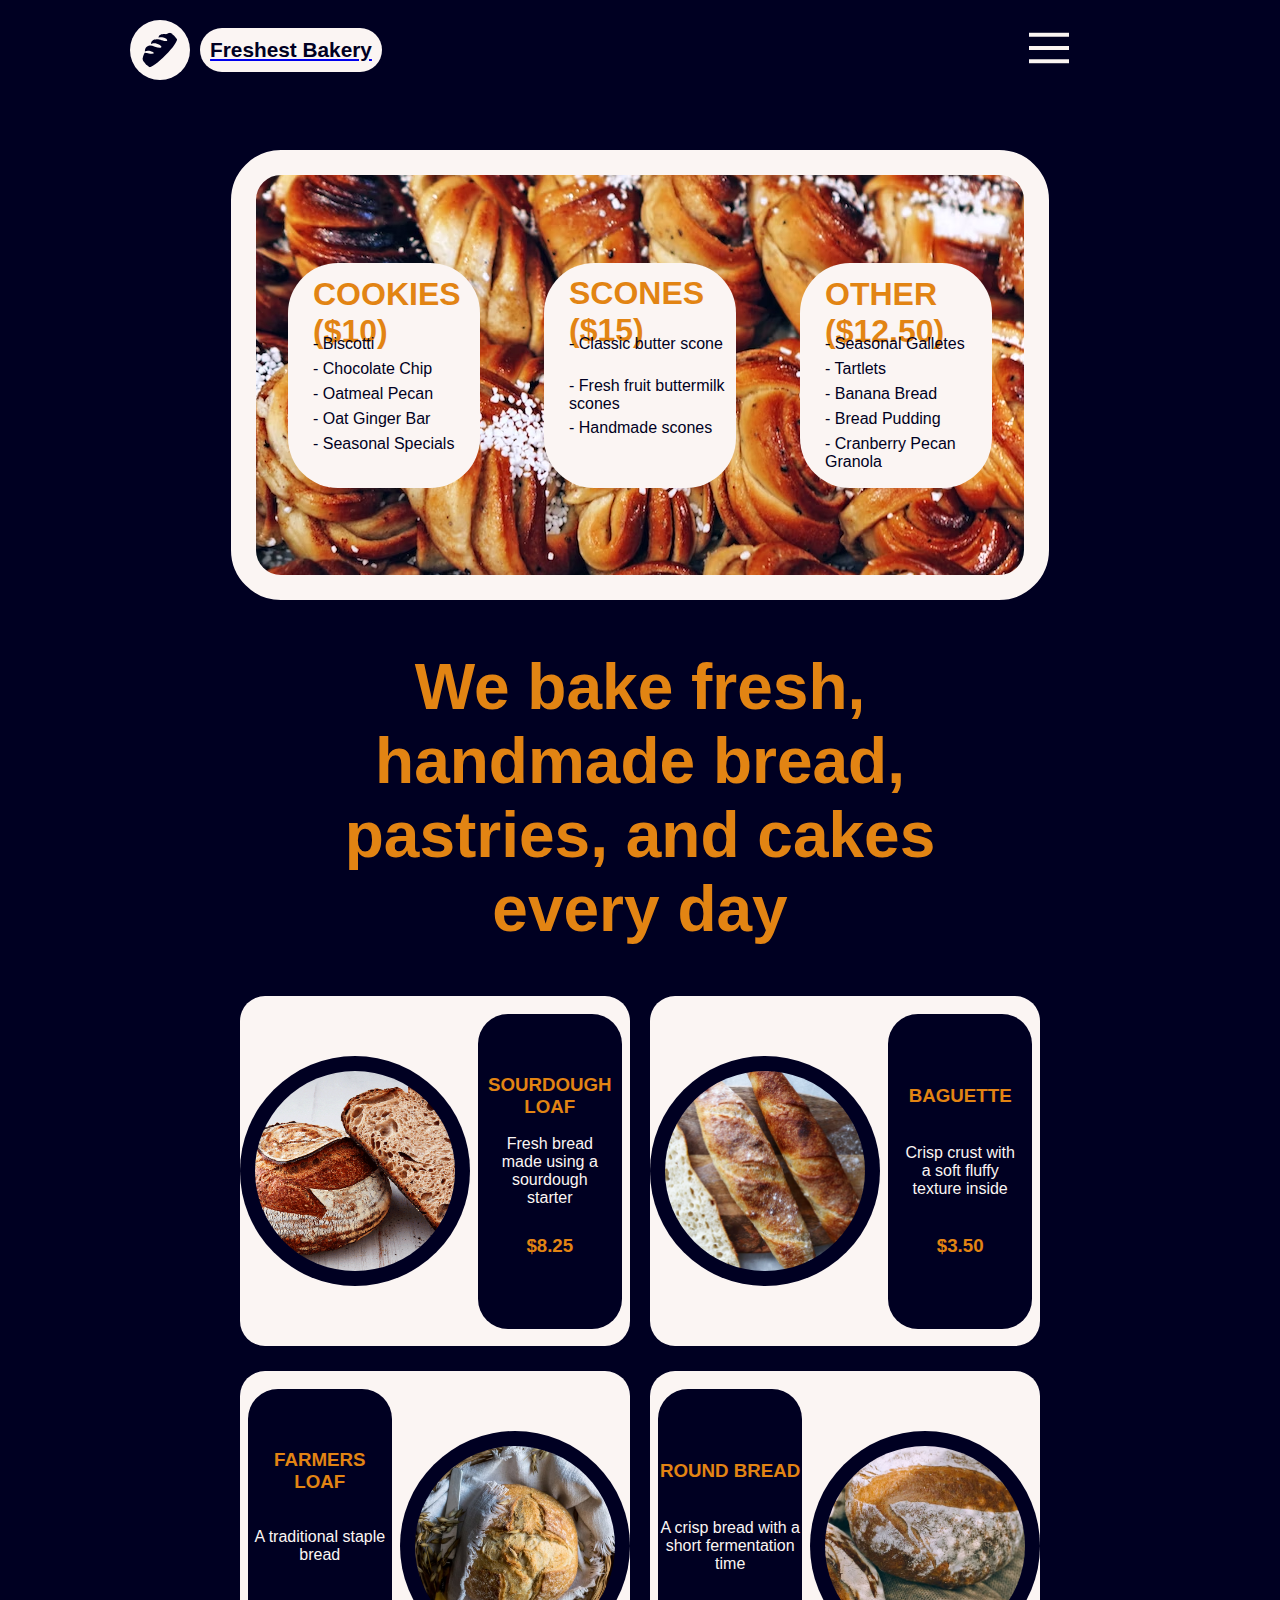
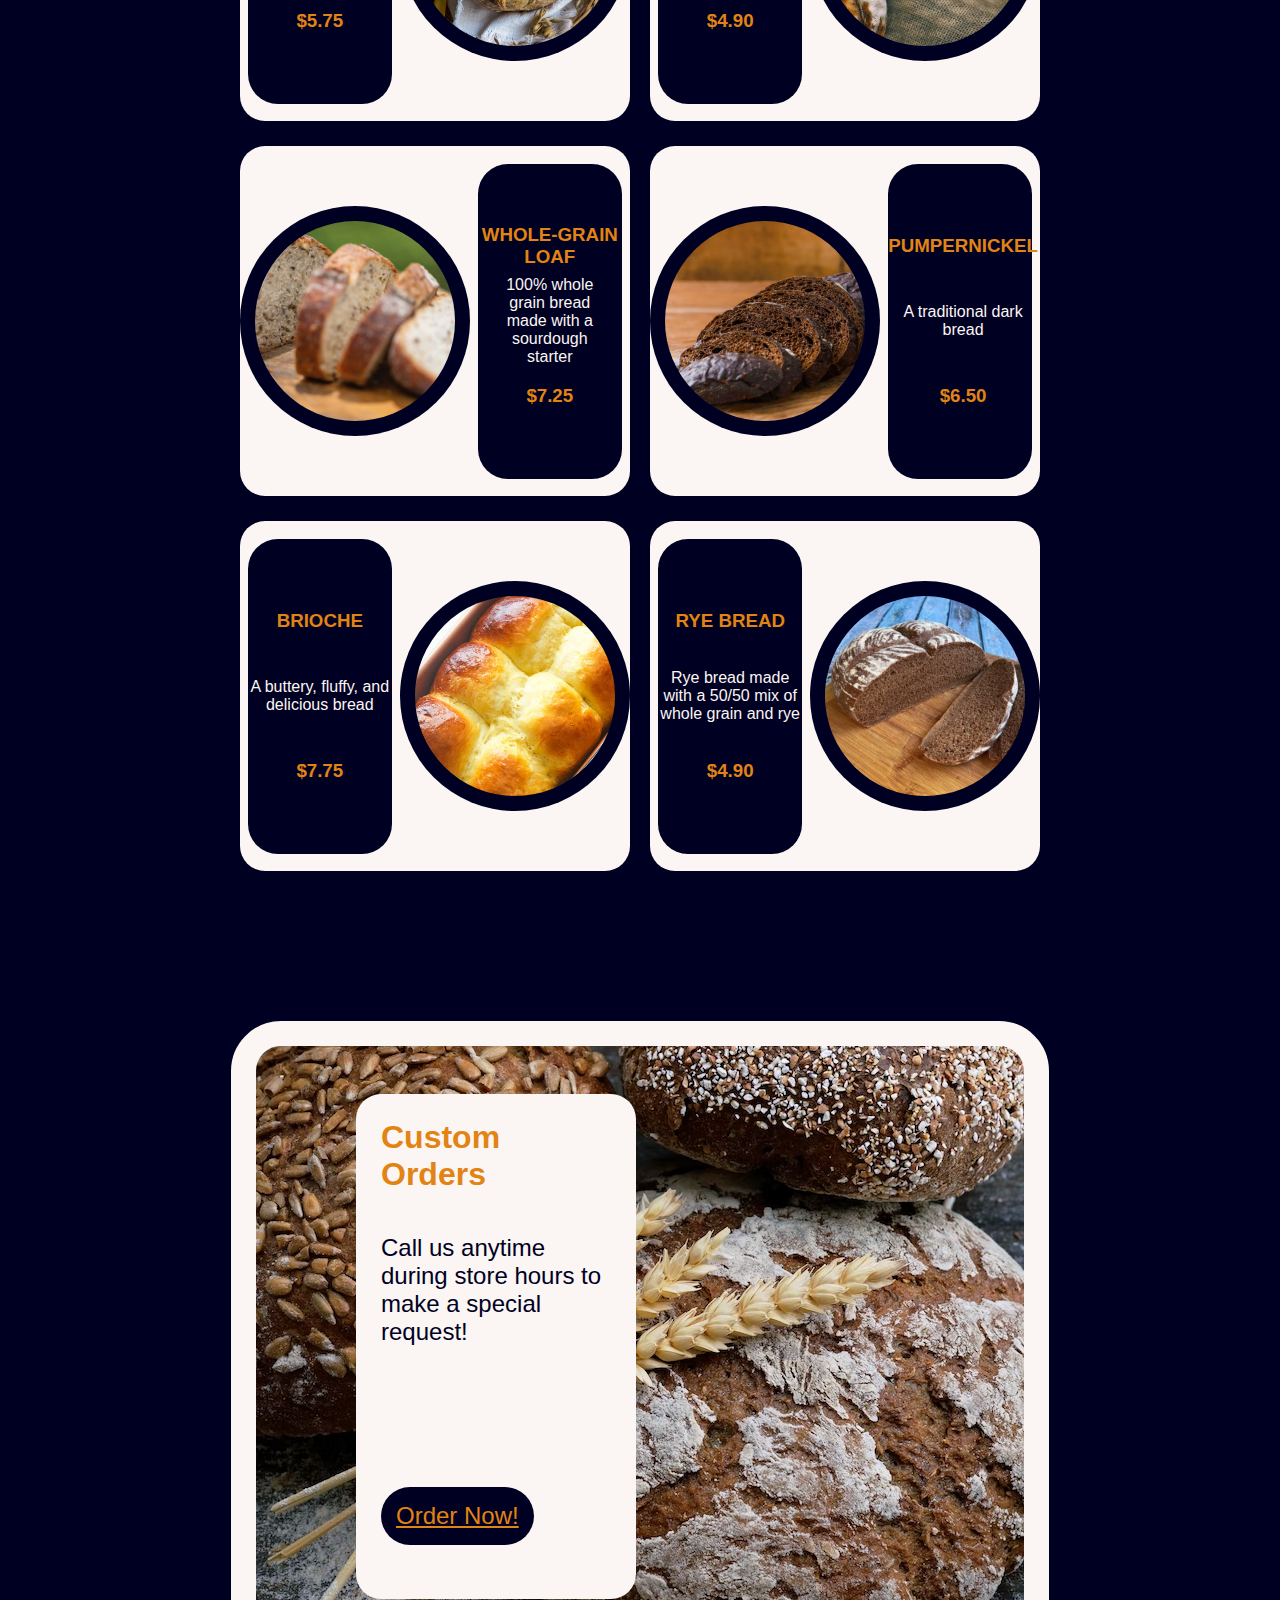
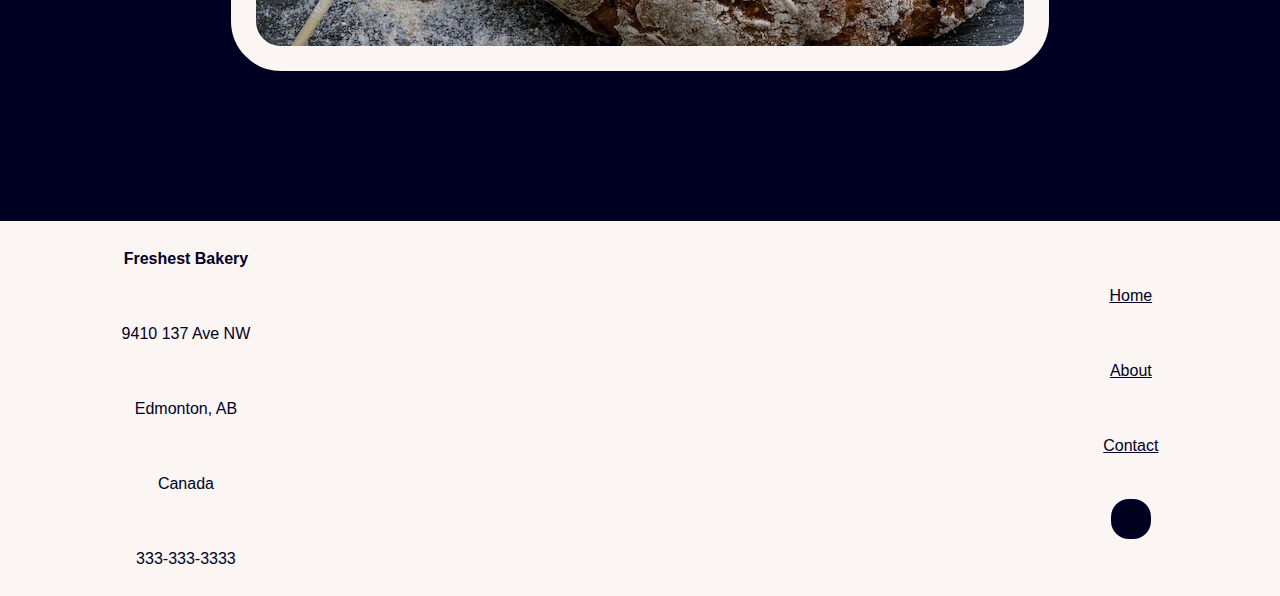
<file: pages/products.html>
<!DOCTYPE html>
<html lang=en>

<head>
    <meta charset="UTF-8">
    <meta http-equiv="X-UA-Compatible" content="IE=edge">
    <meta name="viewport" content="width=device-width", initial-scale="1.0">
    <title>About Page</title>
    <meta name="description" content="Our Products">
    <meta name="keywords" content="Bakery, bread, pastries">
    <meta name="Author" content="Freshest Bakery">

    <meta name="og:url" content="https://testing.cameron-ord.online/pages/products.html">
    <meta name="og:description" content="The products page of Freshest Bakery's website">
    <meta name="og:title" content="About Us">
    <meta name="og:image" content="https://bellyfull.net/wp-content/uploads/2021/11/Challah-bread-blog-500x375.jpg">
    <meta name="og:image:width" content="1200">
    <meta name="og:image:height" content="627">
    <meta name="og:type" content="Store Page">

    <link rel="stylesheet" href="/css/products.css">
    <html>
</head>

<body>
    <header id="page_header">
        <div>
            <input type="radio" name="menu" id="menu_open" class="menu_radio_button">
            <input type="radio" name="menu" id="menu_close" class="menu_radio_button">
            <a href="/index.html"><svg class="logo" fill="currentcolor" viewBox="0 0 50 50"
                    xmlns="http://www.w3.org/2000/svg" xmlns:xlink="http://www.w3.org/1999/xlink">
                    <path
                        d="M47 8C47 14.800781 41.023438 22.121094 32.039063 31.15625C22.839844 40.402344 15.398438 47 8.707031 47C5.574219 47 3 44.777344 3 39.027344C3 34.574219 4.910156 30.039063 5.886719 28.476563C6.210938 27.960938 15.746094 30.992188 17.335938 29.148438C18.585938 27.699219 9.835938 23.929688 6.117188 26.894531C6.117188 21.519531 9.460938 20.117188 12.042969 19.492188C15.160156 18.730469 24.652344 24.105469 26.597656 21.5625C28.324219 19.304688 17.355469 14.050781 13.734375 17.871094C13.734375 11.914063 18.855469 11.4375 21.789063 11.4375C24.71875 11.4375 34.003906 15.648438 34.003906 13C34.003906 10.027344 26.851563 8.136719 23.246094 9.609375C23.246094 4.5625 30.921875 5.023438 32.351563 5.296875C34.421875 4.191406 37.421875 3 40 3C43.175781 3 47 4.199219 47 8Z" />
                </svg>
                <p id="logotext">Freshest Bakery</p>
            </a>

            <label for="menu_open">
                <svg class="menu" fill="currentcolor" xmlns="http://www.w3.org/2000/svg"
                    xmlns:xlink="http://www.w3.org/1999/xlink" version="1.1" id="svg-a760" x="0px" y="0px"
                    viewBox="0 0 302 302" style="enable-background:new 0 0 302 302;" xml:space="preserve"
                    class="u-svg-content">
                    <g>
                        <rect y="36" width="302" height="30"></rect>
                        <rect y="236" width="302" height="30"></rect>
                        <rect y="136" width="302" height="30"></rect>
                    </g>
                </svg>
            </label>
            <section id="mobile_menu">
                <div id="menu_header">
                    <a href="/index.html"><svg class="logo" fill="currentcolor" viewBox="0 0 50 50"
                            xmlns="http://www.w3.org/2000/svg" xmlns:xlink="http://www.w3.org/1999/xlink">
                            <path
                                d="M47 8C47 14.800781 41.023438 22.121094 32.039063 31.15625C22.839844 40.402344 15.398438 47 8.707031 47C5.574219 47 3 44.777344 3 39.027344C3 34.574219 4.910156 30.039063 5.886719 28.476563C6.210938 27.960938 15.746094 30.992188 17.335938 29.148438C18.585938 27.699219 9.835938 23.929688 6.117188 26.894531C6.117188 21.519531 9.460938 20.117188 12.042969 19.492188C15.160156 18.730469 24.652344 24.105469 26.597656 21.5625C28.324219 19.304688 17.355469 14.050781 13.734375 17.871094C13.734375 11.914063 18.855469 11.4375 21.789063 11.4375C24.71875 11.4375 34.003906 15.648438 34.003906 13C34.003906 10.027344 26.851563 8.136719 23.246094 9.609375C23.246094 4.5625 30.921875 5.023438 32.351563 5.296875C34.421875 4.191406 37.421875 3 40 3C43.175781 3 47 4.199219 47 8Z" />
                        </svg></a>
                    <label for="menu_close">
                        <svg class="hoverable" width="24" height="24" viewBox="0 0 24 24" fill="white"
                            xmlns="http://www.w3.org/2000/svg">
                            <path fill-rule="evenodd" clip-rule="evenodd" d="M16 13H4V11H16V13Z" fill="currentcolor" />
                            <path fill-rule="evenodd" clip-rule="evenodd"
                                d="M11.2929 7.29289C11.6834 6.90237 12.3166 6.90237 12.7071 7.29289L16.7071 11.2929C17.0976 11.6834 17.0976 12.3166 16.7071 12.7071L12.7071 16.7071C12.3166 17.0976 11.6834 17.0976 11.2929 16.7071C10.9024 16.3166 10.9024 15.6834 11.2929 15.2929L14.5858 12L11.2929 8.70711C10.9024 8.31658 10.9024 7.68342 11.2929 7.29289Z"
                                fill="currentcolor" />
                            <path fill-rule="evenodd" clip-rule="evenodd"
                                d="M2 6C2 3.79086 3.79086 2 6 2H18C20.2091 2 22 3.79086 22 6V18C22 20.2091 20.2091 22 18 22H6C3.79086 22 2 20.2091 2 18V15H4V18C4 19.1046 4.89543 20 6 20H18C19.1046 20 20 19.1046 20 18V6C20 4.89543 19.1046 4 18 4H6C4.89543 4 4 4.89543 4 6V9H2V6Z"
                                fill="currentcolor" />
                        </svg>

                    </label>
                </div>

                <a href="/pages/about.html">About</a>
                <a href="/pages/products.html">Products</a>
                <a href="/pages/contact.html">Contact</a>

            </section>
        </div>
    </header>
    <main id="page_main">
        <section id="hero_section">

            <article class="sweets_article">


                <span id="span_1">
                    <h1>COOKIES ($10)</h1>
                    <p>- Biscotti</p>
                    <p>- Chocolate Chip</p>
                    <p>- Oatmeal Pecan</p>
                    <p>- Oat Ginger Bar</p>
                    <p>- Seasonal Specials</p>
                </span>
                <span id="span_2">
                    <h1>SCONES ($15)</h1>
                    <p>- Classic butter scone</p>
                    <p>- Fresh fruit buttermilk scones</p>
                    <p>- Handmade scones</p>
                </span>
                <span id="span_3">
                    <h1>OTHER ($12.50)</h1>
                    <p>- Seasonal Galletes</p>
                    <p>- Tartlets</p>
                    <p>- Banana Bread</p>
                    <p>- Bread Pudding</p>
                    <p>- Cranberry Pecan Granola</p>
                </span>


            </article>
            <div id="div">

                <h1>We bake fresh, handmade bread, pastries, and cakes every day</h1>

            </div>
            <article class="breads_article">
                <div id="the_great_divider">
                    <span class="span_bread1">
                        <img src="/images/sourdough-bread-horizontal-466-1548048509.jpg">

                        <div>
                            <h3>SOURDOUGH LOAF</h3>
                            <p>Fresh bread made using a sourdough starter</p>
                            <h3>$8.25</h3>
                        </div>
                    </span>
                    <span class="span_bread1" class="order">
                        <img src="/images/bagueete.avif">
                        <div>
                            <h3>BAGUETTE</h3>
                            <p>Crisp crust with a soft fluffy texture inside</p>
                            <h3>$3.50</h3>
                        </div>
                    </span>

                    <span class="span_bread2">
                        <div>
                            <h3>FARMERS LOAF</h3>
                            <p>A traditional staple bread</p>
                            <h3>$5.75</h3>
                        </div>
                        <img src="/images/1 (26).avif">
                    </span>
                    <span class="span_bread2" class="order">
                        <div>
                            <h3>ROUND BREAD</h3>
                            <p>A crisp bread with a short fermentation time</p>
                            <h3>$4.90</h3>
                        </div>
                        <img src="/images/roundbread.avif">
                    </span>
                </div>
                <div id="the_great_divider">
                    <span class="span_bread1">

                        <img src="/images/bon-vivant-GK7v9dePZhY-unsplash(1).jpg">

                        <div>
                            <h3>WHOLE-GRAIN LOAF</h3>
                            <p>100% whole grain bread made with a sourdough starter</p>
                            <h3>$7.25</h3>
                        </div>
                    </span>
                    <span class="span_bread1" class="order">
                        <img src="/images/pumpernickel.webp">
                        <div>
                            <h3>PUMPERNICKEL</h3>
                            <p>A traditional dark bread</p>
                            <h3>$6.50</h3>
                        </div>
                    </span>

                    <span class="span_bread2">
                        <div>
                            <h3>BRIOCHE</h3>
                            <p>A buttery, fluffy, and delicious bread</p>
                            <h3>$7.75</h3>
                        </div>
                        <img src="/images/brioche.jpg">
                    </span>
                    <span class="span_bread2" class="order">
                        <div>
                            <h3>RYE BREAD</h3>
                            <p>Rye bread made with a 50/50 mix of whole grain and rye</p>
                            <h3>$4.90</h3>
                        </div>
                        <img src="/images/rye.jpg">
                    </span>
                </div>


            </article>
            <article class="custom_orders">
                <span>
                    <h1>Custom Orders</h1>
                    <p>Call us anytime during store hours to make a special request!</p>
                    <a href="/pages/contact.html">Order Now!</a>
                </span>
            </article>
        </section>


    </main>
    <footer id="footer">
        <article>
            <span>
                <div>
                    <h4>Freshest Bakery</h4>
                    <p>9410 137 Ave NW</p>
                    <p>Edmonton, AB </p>
                    <p>Canada</p>
                    <p>333-333-3333</p>
                </div>
                <nav>
                    <a class="text" href="/index.html">Home</a>
                    <a class="text" href="/pages/about.html">About</a>
                    <a class="text" href="/pages/contact.html">Contact</a>
                    <a class="text" href="https://www.instagram.com"><img class="insta"
                            src="/images/instagramSV.svg"></a>
                </nav>
            </span>
        </article>
    </footer>
</body>

</html>
</file>
<file: css/style.css>
svg {
  color: #000022;
}

body {
  font-family: sans-serif;
  background-color: #000022;
}

* {
  margin: 0;
  padding: 0;
}

#page_header {
  width: 100%;
  place-items: center;
  display: grid;
  grid-template-columns: repeat(auto-fit, minmax(250px, 1fr));
  background-color: #000022;
}
#page_header > div {
  width: 100%;
  display: grid;
  place-items: center;
  align-content: center;
  grid-template-columns: 2fr 1fr;
  height: 100px;
}
#page_header > div > a {
  display: grid;
  grid-template-columns: 75px 1fr;
}
#page_header > div > a:hover > .logo {
  background-color: #E28413;
  color: #FBF5F3;
}
#page_header > div > a:hover > #logotext {
  background-color: #E28413;
  color: #FBF5F3;
}
#page_header > div > a > #logotext {
  font-weight: bold;
  font-family: "Segoe UI", Tahoma, Geneva, Verdana, sans-serif;
  align-self: center;
  justify-self: start;
  background-color: #FBF5F3;
  color: #000022;
  padding: 10px;
  border-radius: 25px;
  font-size: 1em;
}
#page_header > div > a > .logo {
  width: 40px;
  margin-right: 50px;
  align-self: center;
  padding: 10px;
  background-color: #FBF5F3;
  border-radius: 50%;
}
#page_header > div > label:hover > .menu {
  color: #E28413;
}
#page_header > div > label > .menu {
  color: #FBF5F3;
  width: 40px;
  margin-left: 50px;
  align-self: center;
}
#page_header > div > #mobile_menu {
  position: fixed;
  top: 0px;
  left: 0px;
  z-index: -1;
  display: grid;
  place-items: center;
  grid-template-rows: 20vh 20vh 20vh 20vh;
  width: 100%;
  height: 100%;
  background-color: #000022;
  visibility: hidden;
  transition: all ease-in-out 0.33s;
  transform: scale(0);
}
#page_header > div > #mobile_menu > a {
  text-align: center;
  display: grid;
  align-self: center;
  width: 100%;
  background-color: #FBF5F3;
  padding: 25px;
  color: #E28413;
}
#page_header > div > #mobile_menu > #menu_header {
  display: grid;
  place-items: center;
  width: 100%;
  grid-auto-flow: column;
  height: 100%;
}
#page_header > div > #mobile_menu > #menu_header > label:hover > .hoverable {
  color: #E28413;
}
#page_header > div > #mobile_menu > #menu_header > label > .hoverable {
  color: white;
}
#page_header > div > #mobile_menu > #menu_header > a:hover > .logo {
  background-color: #E28413;
  color: #FBF5F3;
}
#page_header > div > #mobile_menu > #menu_header > a > .logo {
  width: 40px;
  margin-right: 50px;
  align-self: center;
  padding: 10px;
  background-color: #FBF5F3;
  border-radius: 50%;
}
#page_header > div > #menu_open:checked ~ #mobile_menu {
  visibility: visible;
  transform: scale(1);
  z-index: 10;
}
#page_header > div .hoverable {
  transition: all 0.3s ease-in-out;
  filter: drop-shadow(0px 0px 0px black);
}
#page_header > div .hoverable:hover {
  cursor: pointer;
  filter: drop-shadow(3px 3px 6px gray);
}

.menu_radio_button {
  display: none;
}

#page_header_bread {
  margin-bottom: 30px;
  place-items: center;
  display: grid;
  grid-template-columns: repeat(auto-fit, minmax(250px, 1fr));
}
#page_header_bread > span {
  width: 100%;
  background-color: #E28413;
  padding-top: 25px;
  padding-bottom: 25px;
}
#page_header_bread > span .container_div {
  width: 100%;
  height: 400px;
  display: grid;
  position: relative;
  background-image: url(/images/1\ \(25\).avif);
  background-position: 50% 50%;
  object-fit: cover;
}
#page_header_bread > span .container_div:hover > .text {
  opacity: 100%;
}
#page_header_bread > span .container_div > .text {
  transition-property: all;
  transition-duration: 1s;
  transition-timing-function: ease-in-out;
  opacity: 0%;
  align-self: center;
  justify-self: center;
  color: #FBF5F3;
  font-size: 2em;
}

@media only screen and (min-width: 800px) {
  #page_header {
    width: 100%;
    place-items: center;
    display: grid;
    grid-template-columns: repeat(auto-fit, minmax(520px, 1fr));
    background-color: #000022;
  }
  #page_header > div {
    width: 100%;
    display: grid;
    place-items: center;
    align-content: center;
    grid-template-columns: 40vw 80vw;
    min-height: 100px;
  }
  #page_header > div > a > #logotext {
    font-size: 1.2em;
  }
  #page_header > div > a > .logo {
    width: 40px;
    margin-right: 50px;
    align-self: center;
    padding: 10px;
    background-color: #FBF5F3;
    border-radius: 50%;
  }
  #page_header > div > label > .menu {
    width: 40px;
    margin-left: 50px;
    align-self: center;
  }
  #page_header > div > #mobile_menu {
    position: fixed;
    top: 0px;
    left: 0px;
    z-index: -1;
    display: grid;
    place-items: center;
    grid-template-rows: 20vh 20vh 20vh 20vh;
    width: 100%;
    height: 100%;
    background-color: #000022;
    visibility: hidden;
    transition: all ease-in-out 0.33s;
    transform: scale(0);
  }
  #page_header > div > #mobile_menu > a {
    text-align: center;
    display: grid;
    align-self: center;
    background-color: #FBF5F3;
    padding: 25px;
    color: #E28413;
  }
  #page_header > div > #mobile_menu > #menu_header {
    display: grid;
    place-items: center;
    width: 100%;
    grid-auto-flow: column;
    height: 100%;
  }
  #page_header > div > #mobile_menu > #menu_header > a > .logo {
    width: 40px;
    margin-right: 50px;
    align-self: center;
    padding: 10px;
    background-color: #FBF5F3;
    border-radius: 50%;
  }
  #page_header > div > #menu_open:checked ~ #mobile_menu {
    visibility: visible;
    transform: scale(1);
    z-index: 10;
  }
  #page_header > div .hoverable {
    transition: all 0.3s ease-in-out;
    filter: drop-shadow(0px 0px 0px black);
  }
  #page_header > div .hoverable:hover {
    cursor: pointer;
    filter: drop-shadow(3px 3px 6px gray);
  }
  .menu_radio_button {
    display: none;
  }
  #page_header_bread {
    grid-template-columns: repeat(auto-fit, minmax(520px, 1fr));
  }
  #page_header_bread > span .container_div {
    width: 100%;
    height: 500px;
    font-size: 2.5em;
  }
}
@media only screen and (min-width: 1200px) {
  #page_header {
    width: 100%;
    place-items: center;
    display: grid;
    grid-template-columns: repeat(auto-fit, minmax(1150px, 1fr));
    background-color: #000022;
  }
  #page_header > div {
    width: 100%;
    display: grid;
    place-items: center;
    align-content: center;
    grid-template-columns: 40vw 80vw;
    min-height: 100px;
  }
  #page_header > div > a > #logotext {
    font-size: 1.3em;
  }
  #page_header > div > a > .logo {
    width: 40px;
    margin-right: 50px;
    align-self: center;
    padding: 10px;
    background-color: #FBF5F3;
    border-radius: 50%;
  }
  #page_header > div > label > .menu {
    width: 40px;
    margin-left: 50px;
    align-self: center;
  }
  #page_header > div > #mobile_menu {
    position: fixed;
    top: 0px;
    left: 0px;
    z-index: -1;
    display: grid;
    place-items: center;
    grid-template-rows: 20vh;
    width: 100%;
    height: 100%;
    background-color: #000022;
    visibility: hidden;
    transition: all ease-in-out 0.33s;
    transform: scale(0);
  }
  #page_header > div > #mobile_menu > a {
    text-align: center;
    display: grid;
    align-self: center;
    border-radius: 50px;
    background-color: #FBF5F3;
    padding: 25px;
    color: #E28413;
  }
  #page_header > div > #mobile_menu > #menu_header {
    display: grid;
    place-items: center;
    width: 100%;
    grid-auto-flow: column;
    height: 100%;
  }
  #page_header > div > #mobile_menu > #menu_header > a > .logo {
    width: 40px;
    margin-right: 50px;
    align-self: center;
    padding: 10px;
    background-color: #FBF5F3;
    border-radius: 50%;
  }
  #page_header > div > #menu_open:checked ~ #mobile_menu {
    visibility: visible;
    transform: scale(1);
    z-index: 10;
  }
  #page_header > div .hoverable {
    transition: all 0.3s ease-in-out;
    filter: drop-shadow(0px 0px 0px black);
  }
  #page_header > div .hoverable:hover {
    cursor: pointer;
    filter: drop-shadow(3px 3px 6px gray);
  }
  .menu_radio_button {
    display: none;
  }
  #page_header_bread {
    margin-bottom: 30px;
    width: 100%;
    place-items: center;
    display: grid;
    grid-template-columns: repeat(auto-fit, minmax(1150px, 1fr));
  }
  #page_header_bread > span .container_div {
    background-size: cover;
    width: 100%;
    height: 600px;
  }
  #page_header_bread > span .container_div > .text {
    font-size: 3em;
  }
}
#footer {
  margin-top: 25px;
  margin-bottom: 25px;
  display: grid;
  grid-template-columns: repeat(auto-fit, minmax(250px, 1fr));
  place-items: center;
}
#footer > article {
  place-items: center;
  width: 100%;
  display: grid;
}
#footer > article > span {
  min-height: 40vh;
  width: 80%;
  grid-template-columns: 2fr 1fr;
  display: grid;
}
#footer > article > span > div {
  border-radius: 25px;
  width: 90%;
  background-color: #FBF5F3;
  display: grid;
}
#footer > article > span > div > p,
#footer > article > span > div h4,
#footer > article > span > div a {
  color: #000022;
  justify-self: center;
  align-self: center;
  text-align: center;
}
#footer > article > span > nav {
  width: 100%;
  background-color: #FBF5F3;
  border-radius: 25px;
  display: grid;
}
#footer > article > span > nav > p,
#footer > article > span > nav h4,
#footer > article > span > nav a {
  color: #000022;
  justify-self: center;
  align-self: center;
  text-align: center;
}
#footer > article > span > nav .text {
  color: #000022;
}
#footer > article > span > nav .insta {
  padding: 10px;
  background-color: #000022;
  border-radius: 45%;
  width: 20px;
}

@media only screen and (min-width: 700px) {
  #footer > article {
    width: 90%;
  }
  #footer > article > span {
    grid-template-columns: 1fr 1fr;
    width: 90%;
  }
  #footer > article > span > div {
    width: 90%;
  }
  #footer > article > span > div > p,
  #footer > article > span > div h4,
  #footer > article > span > div a {
    justify-self: center;
    align-self: center;
  }
  #footer > article > span > nav > p,
  #footer > article > span > nav h4,
  #footer > article > span > nav a {
    justify-self: center;
    align-self: center;
  }
}
@media only screen and (min-width: 1080px) {
  #footer {
    background-color: #FBF5F3;
    margin: 0;
  }
  #footer > article > span > div {
    align-content: center;
    justify-content: start;
    grid-template-rows: 75px 75px 75px 75px 75px;
  }
  #footer > article > span > nav {
    align-content: center;
    justify-content: end;
    grid-template-rows: 75px 75px 75px 75px;
  }
}
* {
  margin: 0;
  padding: 0;
}

p,
h1,
h3,
h2,
h4 {
  color: #FBF5F3;
}

body {
  font-family: sans-serif;
  background-color: #000022;
}

#page_main {
  display: grid;
  grid-template-columns: repeat(auto-fit, minmax(250px, 1fr));
}
#page_main > #hero_section {
  display: grid;
  width: 100%;
}
#page_main > #hero_section > .article_1 {
  place-items: center;
  display: grid;
  transform: translateY(-140px);
  height: 250px;
}
#page_main > #hero_section > .article_1 > #article_1_span_1 {
  margin-bottom: 50px;
  border-radius: 50px;
  grid-template-rows: 60px 125px 60px 60px;
  padding-bottom: 25px;
  padding-top: 25px;
  width: 80%;
  background-color: #FBF5F3;
  place-items: center;
  text-align: center;
  display: grid;
}
#page_main > #hero_section > .article_1 > #article_1_span_1 > h1 {
  justify-self: center;
  text-align: center;
  font-size: 1.5em;
  color: #E28413;
}
#page_main > #hero_section > .article_1 > #article_1_span_1 > p {
  color: #000022;
  font-size: 1em;
  width: 75%;
  text-align: center;
  justify-self: center;
}
#page_main > #hero_section > .article_1 > #article_1_span_1 > h4 {
  color: #E28413;
  font-size: 1.25em;
}
#page_main > #hero_section > .article_1 > #article_1_span_1:hover > #atag {
  color: #000022;
  background-color: #E28413;
}
#page_main > #hero_section > .article_1 > #article_1_span_1 > #atag {
  border-radius: 50px;
  background-color: #000022;
  padding-bottom: 10px;
  padding-top: 10px;
  padding-left: 10px;
  padding-right: 10px;
  display: grid;
  justify-self: center;
  align-self: center;
  color: #E28413;
  font-size: 1em;
  width: 40%;
}
#page_main > #hero_section > .article_3 {
  display: grid;
  place-items: center;
}
#page_main > #hero_section > .article_3 > span {
  background-color: #FBF5F3;
  margin-bottom: 50px;
  border-radius: 25px;
  padding-top: 45px;
  padding-bottom: 45px;
  width: 80%;
  grid-template-rows: 125px 65px 65px;
  display: grid;
  place-items: center;
}
#page_main > #hero_section > .article_3 > span:hover > .transition {
  color: #FBF5F3;
  background-color: #000022;
}
#page_main > #hero_section > .article_3 > span > .transition {
  width: 100px;
  border-radius: 50%;
  padding: 5px;
  background-color: #E28413;
}
#page_main > #hero_section > .article_3 > span > h4 {
  color: #E28413;
}
#page_main > #hero_section > .article_3 > span > p {
  width: 80%;
  text-align: center;
  font-size: 1em;
  color: #000022;
}
#page_main > #hero_section > .article_6 {
  display: grid;
  place-items: center;
}
#page_main > #hero_section > .article_6 > #instaspan {
  padding-top: 50px;
  height: 525px;
  border-radius: 25px;
  background-color: #FBF5F3;
  margin-bottom: 50px;
  width: 80%;
  display: grid;
  place-items: center;
}
#page_main > #hero_section > .article_6 > #instaspan > p {
  width: 90%;
  text-align: center;
  color: #000022;
  font-size: 1.1em;
}
#page_main > #hero_section > .article_6 > #instaspan .insta {
  justify-self: center;
  width: 20px;
  padding: 10px;
  background-color: #000022;
  border-radius: 45%;
}
#page_main > #hero_section > .article_6 > #instaspan:hover > img {
  background-color: #000022;
}
#page_main > #hero_section > .article_6 > #instaspan > img {
  max-height: 260px;
  max-width: 260px;
  width: 75%;
  height: 75%;
  background-color: #E28413;
  padding: 25px;
  object-fit: cover;
  border-radius: 50%;
  align-self: center;
  justify-self: center;
}
#page_main > #hero_section > .article_6 > #article_span_1 {
  padding-top: 50px;
  margin-bottom: 50px;
  height: 525px;
  border-radius: 25px;
  background-color: #FBF5F3;
  text-align: center;
  width: 80%;
  display: grid;
  place-items: center;
}
#page_main > #hero_section > .article_6 > #article_span_1 > h2 {
  color: #000022;
  width: 80%;
  font-size: 2em;
}
#page_main > #hero_section > .article_6 > #article_span_1:hover > img {
  background-color: #000022;
}
#page_main > #hero_section > .article_6 > #article_span_1 > img {
  background-color: #E28413;
  padding: 25px;
  object-fit: cover;
  border-radius: 50%;
  align-self: center;
  justify-self: center;
  width: 75%;
  height: 75%;
  max-height: 260px;
  max-width: 260px;
}
#page_main > #hero_section > .article_6 > #article_span_2 {
  margin-bottom: 50px;
  border-radius: 25px;
  background-color: #FBF5F3;
  height: 450px;
  width: 70%;
  display: grid;
  place-items: center;
}
#page_main > #hero_section > .article_6 > #article_span_2:hover > .hover_image {
  display: inline;
}
#page_main > #hero_section > .article_6 > #article_span_2:hover > img {
  display: none;
}
#page_main > #hero_section > .article_6 > #article_span_2 > .hover_image {
  object-fit: cover;
  border-radius: 25px;
  align-self: center;
  justify-self: center;
  display: none;
  width: 75%;
  height: 85%;
}
#page_main > #hero_section > .article_6 > #article_span_2 > img {
  object-fit: cover;
  border-radius: 25px;
  align-self: center;
  justify-self: center;
  width: 75%;
  height: 85%;
}
#page_main > #hero_section > .article_6 > #article_span_3 {
  padding-bottom: 25px;
  padding-top: 50px;
  margin-bottom: 50px;
  border-radius: 25px;
  background-color: #FBF5F3;
  height: 700px;
  width: 80%;
  display: grid;
  place-items: center;
  text-align: center;
}
#page_main > #hero_section > .article_6 > #article_span_3 > p {
  color: #000022;
  font-size: 1em;
  width: 80%;
  letter-spacing: 1.5px;
}
#page_main > #hero_section > .article_6 > #article_span_3:hover > a {
  color: #000022;
  background-color: #E28413;
}
#page_main > #hero_section > .article_6 > #article_span_3 > a {
  color: #E28413;
  font-size: 1em;
  align-self: center;
  padding: 15px;
  background-color: #000022;
  border-radius: 30px;
  color: #E28413;
}
#page_main > #hero_section > .article_6 > #article_span_3:hover > img {
  background-color: #000022;
}
#page_main > #hero_section > .article_6 > #article_span_3 > img {
  background-color: #E28413;
  padding: 25px;
  object-fit: cover;
  border-radius: 50%;
  align-self: center;
  justify-self: center;
  width: 75%;
  height: 75%;
  max-height: 280px;
  max-width: 280px;
}

@media only screen and (min-width: 800px) {
  #page_main {
    display: grid;
    grid-template-columns: repeat(auto-fit, minmax(520px, 1fr));
    place-items: center;
    width: 100%;
  }
  #page_main > #hero_section {
    place-items: center;
    display: grid;
    align-content: center;
    width: 90%;
  }
  #page_main > #hero_section > .article_1 {
    place-items: center;
    display: grid;
    align-content: center;
    transform: translateY(-80px);
    height: 375px;
  }
  #page_main > #hero_section > .article_1 > #article_1_span_1 {
    width: 75%;
    height: 450px;
    grid-template-rows: 120px 125px 90px 90px;
  }
  #page_main > #hero_section > .article_1 > #article_1_span_1 > h1 {
    font-size: 2.5em;
  }
  #page_main > #hero_section > .article_1 > #article_1_span_1 > p {
    width: 70%;
    font-size: 1.5em;
  }
  #page_main > #hero_section > .article_1 > #article_1_span_1 > h4 {
    font-size: 1.8em;
  }
  #page_main > #hero_section > .article_1 > #article_1_span_1 > #atag {
    border-radius: 50px;
    padding-bottom: 10px;
    padding-top: 10px;
    padding-left: 10px;
    padding-right: 10px;
    display: grid;
    justify-self: center;
    align-self: center;
    font-size: 1.4em;
    width: 30%;
  }
  #page_main > #hero_section > .article_3 {
    width: 95%;
    display: grid;
    place-items: center;
    grid-template-columns: 1fr 1fr;
  }
  #page_main > #hero_section > .article_3 > span {
    border-radius: 25px;
    padding-top: 45px;
    padding-bottom: 45px;
    width: 93%;
    display: grid;
    place-items: center;
  }
  #page_main > #hero_section > .article_3 > span > .transition {
    width: 100px;
    border-radius: 50%;
    padding: 5px;
  }
  #page_main > #hero_section > .article_3 > span > p {
    width: 80%;
    text-align: center;
    font-size: 1em;
  }
  #page_main > #hero_section > .article_6 {
    width: 95%;
    display: grid;
    place-items: center;
  }
  #page_main > #hero_section > .article_6 > #instaspan {
    height: 650px;
    border-radius: 25px;
    width: 95%;
    display: grid;
    place-items: center;
  }
  #page_main > #hero_section > .article_6 > #instaspan > p {
    width: 90%;
    text-align: center;
    font-size: 1.1em;
  }
  #page_main > #hero_section > .article_6 > #instaspan .insta {
    justify-self: center;
    width: 20px;
    padding: 10px;
    border-radius: 45%;
  }
  #page_main > #hero_section > .article_6 > #instaspan > img {
    object-fit: cover;
    border-radius: 50%;
    align-self: center;
    justify-self: center;
    width: 75%;
    height: 75%;
    max-height: 320px;
    max-width: 320px;
  }
  #page_main > #hero_section > .article_6 > #article_span_1 {
    width: 95%;
    height: 650px;
    display: grid;
    place-items: center;
  }
  #page_main > #hero_section > .article_6 > #article_span_1 > h2 {
    color: #000022;
  }
  #page_main > #hero_section > .article_6 > #article_span_1 > img {
    object-fit: cover;
    border-radius: 50%;
    align-self: center;
    justify-self: center;
    width: 75%;
    height: 75%;
    max-height: 320px;
    max-width: 320px;
  }
  #page_main > #hero_section > .article_6 > #article_span_2 {
    height: 750px;
    width: 85%;
    display: grid;
    place-items: center;
  }
  #page_main > #hero_section > .article_6 > #article_span_2:hover > .hover_image {
    display: inline;
  }
  #page_main > #hero_section > .article_6 > #article_span_2:hover > img {
    display: none;
  }
  #page_main > #hero_section > .article_6 > #article_span_2 > .hover_image {
    width: 70.5%;
    height: 83.25%;
  }
  #page_main > #hero_section > .article_6 > #article_span_2 > img {
    object-fit: cover;
    align-self: center;
    justify-self: center;
    width: 70.5%;
    height: 83.25%;
  }
  #page_main > #hero_section > .article_6 > #article_span_3 {
    height: 750px;
    display: grid;
    place-items: center;
    text-align: center;
    width: 95%;
  }
  #page_main > #hero_section > .article_6 > #article_span_3 > p {
    font-size: 1.25em;
  }
  #page_main > #hero_section > .article_6 > #article_span_3 > a {
    font-size: 1.25em;
  }
  #page_main > #hero_section > .article_6 > #article_span_3 > img {
    width: 75%;
    height: 75%;
    max-height: 340px;
    max-width: 340px;
  }
}
@media only screen and (min-width: 1200px) {
  #page_main {
    display: grid;
    grid-template-columns: repeat(auto-fit, minmax(1150px, 1fr));
    place-items: center;
  }
  #page_main > #hero_section {
    place-items: center;
    display: grid;
    align-content: center;
    width: 75%;
  }
  #page_main > #hero_section > .article_1 {
    place-items: center;
    display: grid;
    align-content: center;
    grid-template-columns: 1fr;
  }
  #page_main > #hero_section > .article_1 > #article_1_span_1 {
    width: 45%;
    height: 450px;
    grid-template-rows: 120px 125px 90px 90px;
  }
  #page_main > #hero_section > .article_1 > #article_1_span_1 > h1 {
    font-size: 2.5em;
  }
  #page_main > #hero_section > .article_1 > #article_1_span_1 > p {
    width: 70%;
    font-size: 1.5em;
  }
  #page_main > #hero_section > .article_1 > #article_1_span_1 > h4 {
    font-size: 1.8em;
  }
  #page_main > #hero_section > .article_1 > #article_1_span_1 > #atag {
    border-radius: 50px;
    padding-bottom: 10px;
    padding-top: 10px;
    padding-left: 10px;
    padding-right: 10px;
    display: grid;
    justify-self: center;
    align-self: center;
    font-size: 1.4em;
    width: 30%;
  }
  #page_main > #hero_section > .article_3 {
    width: 100%;
    display: grid;
    place-items: center;
    grid-template-columns: 1fr 1fr 1fr 1fr;
  }
  #page_main > #hero_section > .article_3 > span {
    border-radius: 25px;
    padding-top: 45px;
    padding-bottom: 45px;
    width: 90%;
    display: grid;
    place-items: center;
  }
  #page_main > #hero_section > .article_3 > span > .transition {
    width: 100px;
    border-radius: 50%;
    padding: 5px;
  }
  #page_main > #hero_section > .article_3 > span > p {
    width: 80%;
    text-align: center;
    font-size: 1em;
  }
  #page_main > #hero_section > .article_6 {
    display: grid;
    place-items: center;
    grid-template-columns: 1fr 1fr 1fr 1fr;
    width: 100%;
  }
  #page_main > #hero_section > .article_6 > #instaspan {
    padding: 0px;
    height: 825px;
    border-radius: 25px;
    grid-template-rows: 500px 0px 220px;
    width: 95%;
    display: grid;
    place-items: center;
  }
  #page_main > #hero_section > .article_6 > #instaspan > p {
    width: 90%;
    text-align: center;
    font-size: 1.7em;
  }
  #page_main > #hero_section > .article_6 > #instaspan .insta {
    justify-self: center;
    width: 20px;
    padding: 10px;
    border-radius: 45%;
  }
  #page_main > #hero_section > .article_6 > #instaspan > img {
    object-fit: cover;
    border-radius: 50%;
    align-self: center;
    justify-self: center;
    width: 75%;
    height: 75%;
    max-height: 180px;
    max-width: 180px;
  }
  #page_main > #hero_section > .article_6 > #article_span_1 {
    padding: 0px;
    width: 95%;
    display: grid;
    height: 825px;
    grid-template-rows: 500px 220px;
  }
  #page_main > #hero_section > .article_6 > #article_span_1 > p {
    width: 75%;
    font-size: 1.4em;
  }
  #page_main > #hero_section > .article_6 > #article_span_1 .insta {
    width: 25px;
  }
  #page_main > #hero_section > .article_6 > #article_span_1 > img {
    width: 75%;
    height: 75%;
    max-height: 180px;
    max-width: 180px;
  }
  #page_main > #hero_section > .article_6 > #article_span_2 {
    padding: 0px;
    width: 95%;
    height: 825px;
    place-items: center;
  }
  #page_main > #hero_section > .article_6 > #article_span_2:hover > .hover_image {
    display: inline;
  }
  #page_main > #hero_section > .article_6 > #article_span_2:hover > img {
    display: none;
  }
  #page_main > #hero_section > .article_6 > #article_span_2 > .hover_image {
    width: 80%;
    height: 84.75%;
  }
  #page_main > #hero_section > .article_6 > #article_span_2 > img {
    object-fit: cover;
    align-self: center;
    justify-self: center;
    width: 80%;
    height: 84.75%;
  }
  #page_main > #hero_section > .article_6 > #article_span_3 {
    padding: 0px;
    height: 825px;
    width: 95%;
    display: grid;
    place-items: center;
  }
  #page_main > #hero_section > .article_6 > #article_span_3 > a {
    align-self: center;
    width: 75%;
  }
  #page_main > #hero_section > .article_6 > #article_span_3 > p {
    font-size: 1.2em;
    width: 75%;
  }
  #page_main > #hero_section > .article_6 > #article_span_3 > img {
    object-fit: cover;
    align-self: center;
    justify-self: center;
    width: 75%;
    height: 75%;
    max-height: 200px;
    max-width: 200px;
  }
}

/*# sourceMappingURL=style.css.map */
</file>
<file: css/about.css>
svg {
  color: #000022;
}

body {
  font-family: sans-serif;
  background-color: #000022;
}

* {
  margin: 0;
  padding: 0;
}

#page_header {
  width: 100%;
  place-items: center;
  display: grid;
  grid-template-columns: repeat(auto-fit, minmax(250px, 1fr));
  background-color: #000022;
}
#page_header > div {
  width: 100%;
  display: grid;
  place-items: center;
  align-content: center;
  grid-template-columns: 2fr 1fr;
  height: 100px;
}
#page_header > div > a {
  display: grid;
  grid-template-columns: 75px 1fr;
}
#page_header > div > a:hover > .logo {
  background-color: #E28413;
  color: #FBF5F3;
}
#page_header > div > a:hover > #logotext {
  background-color: #E28413;
  color: #FBF5F3;
}
#page_header > div > a > #logotext {
  font-weight: bold;
  font-family: "Segoe UI", Tahoma, Geneva, Verdana, sans-serif;
  align-self: center;
  justify-self: start;
  background-color: #FBF5F3;
  color: #000022;
  padding: 10px;
  border-radius: 25px;
  font-size: 1em;
}
#page_header > div > a > .logo {
  width: 40px;
  margin-right: 50px;
  align-self: center;
  padding: 10px;
  background-color: #FBF5F3;
  border-radius: 50%;
}
#page_header > div > label:hover > .menu {
  color: #E28413;
}
#page_header > div > label > .menu {
  color: #FBF5F3;
  width: 40px;
  margin-left: 50px;
  align-self: center;
}
#page_header > div > #mobile_menu {
  position: fixed;
  top: 0px;
  left: 0px;
  z-index: -1;
  display: grid;
  place-items: center;
  grid-template-rows: 20vh 20vh 20vh 20vh;
  width: 100%;
  height: 100%;
  background-color: #000022;
  visibility: hidden;
  transition: all ease-in-out 0.33s;
  transform: scale(0);
}
#page_header > div > #mobile_menu > a {
  text-align: center;
  display: grid;
  align-self: center;
  width: 100%;
  background-color: #FBF5F3;
  padding: 25px;
  color: #E28413;
}
#page_header > div > #mobile_menu > #menu_header {
  display: grid;
  place-items: center;
  width: 100%;
  grid-auto-flow: column;
  height: 100%;
}
#page_header > div > #mobile_menu > #menu_header > label:hover > .hoverable {
  color: #E28413;
}
#page_header > div > #mobile_menu > #menu_header > label > .hoverable {
  color: white;
}
#page_header > div > #mobile_menu > #menu_header > a:hover > .logo {
  background-color: #E28413;
  color: #FBF5F3;
}
#page_header > div > #mobile_menu > #menu_header > a > .logo {
  width: 40px;
  margin-right: 50px;
  align-self: center;
  padding: 10px;
  background-color: #FBF5F3;
  border-radius: 50%;
}
#page_header > div > #menu_open:checked ~ #mobile_menu {
  visibility: visible;
  transform: scale(1);
  z-index: 10;
}
#page_header > div .hoverable {
  transition: all 0.3s ease-in-out;
  filter: drop-shadow(0px 0px 0px black);
}
#page_header > div .hoverable:hover {
  cursor: pointer;
  filter: drop-shadow(3px 3px 6px gray);
}

.menu_radio_button {
  display: none;
}

#page_header_bread {
  margin-bottom: 30px;
  place-items: center;
  display: grid;
  grid-template-columns: repeat(auto-fit, minmax(250px, 1fr));
}
#page_header_bread > span {
  width: 100%;
  background-color: #E28413;
  padding-top: 25px;
  padding-bottom: 25px;
}
#page_header_bread > span .container_div {
  width: 100%;
  height: 400px;
  display: grid;
  position: relative;
  background-image: url(/images/1\ \(25\).avif);
  background-position: 50% 50%;
  object-fit: cover;
}
#page_header_bread > span .container_div:hover > .text {
  opacity: 100%;
}
#page_header_bread > span .container_div > .text {
  transition-property: all;
  transition-duration: 1s;
  transition-timing-function: ease-in-out;
  opacity: 0%;
  align-self: center;
  justify-self: center;
  color: #FBF5F3;
  font-size: 2em;
}

@media only screen and (min-width: 800px) {
  #page_header {
    width: 100%;
    place-items: center;
    display: grid;
    grid-template-columns: repeat(auto-fit, minmax(520px, 1fr));
    background-color: #000022;
  }
  #page_header > div {
    width: 100%;
    display: grid;
    place-items: center;
    align-content: center;
    grid-template-columns: 40vw 80vw;
    min-height: 100px;
  }
  #page_header > div > a > #logotext {
    font-size: 1.2em;
  }
  #page_header > div > a > .logo {
    width: 40px;
    margin-right: 50px;
    align-self: center;
    padding: 10px;
    background-color: #FBF5F3;
    border-radius: 50%;
  }
  #page_header > div > label > .menu {
    width: 40px;
    margin-left: 50px;
    align-self: center;
  }
  #page_header > div > #mobile_menu {
    position: fixed;
    top: 0px;
    left: 0px;
    z-index: -1;
    display: grid;
    place-items: center;
    grid-template-rows: 20vh 20vh 20vh 20vh;
    width: 100%;
    height: 100%;
    background-color: #000022;
    visibility: hidden;
    transition: all ease-in-out 0.33s;
    transform: scale(0);
  }
  #page_header > div > #mobile_menu > a {
    text-align: center;
    display: grid;
    align-self: center;
    background-color: #FBF5F3;
    padding: 25px;
    color: #E28413;
  }
  #page_header > div > #mobile_menu > #menu_header {
    display: grid;
    place-items: center;
    width: 100%;
    grid-auto-flow: column;
    height: 100%;
  }
  #page_header > div > #mobile_menu > #menu_header > a > .logo {
    width: 40px;
    margin-right: 50px;
    align-self: center;
    padding: 10px;
    background-color: #FBF5F3;
    border-radius: 50%;
  }
  #page_header > div > #menu_open:checked ~ #mobile_menu {
    visibility: visible;
    transform: scale(1);
    z-index: 10;
  }
  #page_header > div .hoverable {
    transition: all 0.3s ease-in-out;
    filter: drop-shadow(0px 0px 0px black);
  }
  #page_header > div .hoverable:hover {
    cursor: pointer;
    filter: drop-shadow(3px 3px 6px gray);
  }
  .menu_radio_button {
    display: none;
  }
  #page_header_bread {
    grid-template-columns: repeat(auto-fit, minmax(520px, 1fr));
  }
  #page_header_bread > span .container_div {
    width: 100%;
    height: 500px;
    font-size: 2.5em;
  }
}
@media only screen and (min-width: 1200px) {
  #page_header {
    width: 100%;
    place-items: center;
    display: grid;
    grid-template-columns: repeat(auto-fit, minmax(1150px, 1fr));
    background-color: #000022;
  }
  #page_header > div {
    width: 100%;
    display: grid;
    place-items: center;
    align-content: center;
    grid-template-columns: 40vw 80vw;
    min-height: 100px;
  }
  #page_header > div > a > #logotext {
    font-size: 1.3em;
  }
  #page_header > div > a > .logo {
    width: 40px;
    margin-right: 50px;
    align-self: center;
    padding: 10px;
    background-color: #FBF5F3;
    border-radius: 50%;
  }
  #page_header > div > label > .menu {
    width: 40px;
    margin-left: 50px;
    align-self: center;
  }
  #page_header > div > #mobile_menu {
    position: fixed;
    top: 0px;
    left: 0px;
    z-index: -1;
    display: grid;
    place-items: center;
    grid-template-rows: 20vh;
    width: 100%;
    height: 100%;
    background-color: #000022;
    visibility: hidden;
    transition: all ease-in-out 0.33s;
    transform: scale(0);
  }
  #page_header > div > #mobile_menu > a {
    text-align: center;
    display: grid;
    align-self: center;
    border-radius: 50px;
    background-color: #FBF5F3;
    padding: 25px;
    color: #E28413;
  }
  #page_header > div > #mobile_menu > #menu_header {
    display: grid;
    place-items: center;
    width: 100%;
    grid-auto-flow: column;
    height: 100%;
  }
  #page_header > div > #mobile_menu > #menu_header > a > .logo {
    width: 40px;
    margin-right: 50px;
    align-self: center;
    padding: 10px;
    background-color: #FBF5F3;
    border-radius: 50%;
  }
  #page_header > div > #menu_open:checked ~ #mobile_menu {
    visibility: visible;
    transform: scale(1);
    z-index: 10;
  }
  #page_header > div .hoverable {
    transition: all 0.3s ease-in-out;
    filter: drop-shadow(0px 0px 0px black);
  }
  #page_header > div .hoverable:hover {
    cursor: pointer;
    filter: drop-shadow(3px 3px 6px gray);
  }
  .menu_radio_button {
    display: none;
  }
  #page_header_bread {
    margin-bottom: 30px;
    width: 100%;
    place-items: center;
    display: grid;
    grid-template-columns: repeat(auto-fit, minmax(1150px, 1fr));
  }
  #page_header_bread > span .container_div {
    background-size: cover;
    width: 100%;
    height: 600px;
  }
  #page_header_bread > span .container_div > .text {
    font-size: 3em;
  }
}
#footer {
  margin-top: 25px;
  margin-bottom: 25px;
  display: grid;
  grid-template-columns: repeat(auto-fit, minmax(250px, 1fr));
  place-items: center;
}
#footer > article {
  place-items: center;
  width: 100%;
  display: grid;
}
#footer > article > span {
  min-height: 40vh;
  width: 80%;
  grid-template-columns: 2fr 1fr;
  display: grid;
}
#footer > article > span > div {
  border-radius: 25px;
  width: 90%;
  background-color: #FBF5F3;
  display: grid;
}
#footer > article > span > div > p,
#footer > article > span > div h4,
#footer > article > span > div a {
  color: #000022;
  justify-self: center;
  align-self: center;
  text-align: center;
}
#footer > article > span > nav {
  width: 100%;
  background-color: #FBF5F3;
  border-radius: 25px;
  display: grid;
}
#footer > article > span > nav > p,
#footer > article > span > nav h4,
#footer > article > span > nav a {
  color: #000022;
  justify-self: center;
  align-self: center;
  text-align: center;
}
#footer > article > span > nav .text {
  color: #000022;
}
#footer > article > span > nav .insta {
  padding: 10px;
  background-color: #000022;
  border-radius: 45%;
  width: 20px;
}

@media only screen and (min-width: 700px) {
  #footer > article {
    width: 90%;
  }
  #footer > article > span {
    grid-template-columns: 1fr 1fr;
    width: 90%;
  }
  #footer > article > span > div {
    width: 90%;
  }
  #footer > article > span > div > p,
  #footer > article > span > div h4,
  #footer > article > span > div a {
    justify-self: center;
    align-self: center;
  }
  #footer > article > span > nav > p,
  #footer > article > span > nav h4,
  #footer > article > span > nav a {
    justify-self: center;
    align-self: center;
  }
}
@media only screen and (min-width: 1080px) {
  #footer {
    background-color: #FBF5F3;
    margin: 0;
  }
  #footer > article > span > div {
    align-content: center;
    justify-content: start;
    grid-template-rows: 75px 75px 75px 75px 75px;
  }
  #footer > article > span > nav {
    align-content: center;
    justify-content: end;
    grid-template-rows: 75px 75px 75px 75px;
  }
}
* {
  margin: 0;
  padding: 0;
}

body {
  font-family: sans-serif;
  background-color: #000022;
}

#page_main {
  display: grid;
  grid-template-columns: repeat(auto-fit, minmax(250px, 1fr));
  width: 100%;
}
#page_main > #hero_section {
  width: 100%;
  display: grid;
}
#page_main > #hero_section > .about_article {
  place-items: center;
  display: grid;
  align-items: center;
  width: 100%;
}
#page_main > #hero_section > .about_article > #span_image {
  grid-template-rows: 1fr;
  border-radius: 25px;
  height: 400px;
  margin-bottom: 25px;
  margin-top: 25px;
  display: grid;
  background-color: #FBF5F3;
  width: 80%;
  place-items: center;
  align-items: center;
}
#page_main > #hero_section > .about_article > #span_image > img {
  border-radius: 10%;
  width: 75%;
  height: 80%;
  object-fit: cover;
}
#page_main > #hero_section > .about_article > span {
  place-items: center;
  border-radius: 25px;
  height: 650px;
  grid-template-rows: 1fr 1fr 1fr 1fr;
  width: 80%;
  background-color: #FBF5F3;
  display: grid;
  justify-items: start;
  align-content: center;
  text-align: start;
}
#page_main > #hero_section > .about_article > span > h3 {
  font-size: 2em;
  color: #000022;
  margin-left: 25px;
}
#page_main > #hero_section > .about_article > span > p {
  width: 80%;
  color: #000022;
  margin-left: 25px;
}
#page_main > #hero_section > .about_article > span > h2 {
  width: 80%;
  color: #E28413;
  margin-left: 25px;
}
#page_main > #hero_section > .about_article > span:hover > a {
  background-color: #E28413;
  color: #000022;
}
#page_main > #hero_section > .about_article > span > a {
  align-self: center;
  border-radius: 25px;
  background-color: #000022;
  padding: 15px;
  margin-left: 25px;
  color: #E28413;
}
#page_main > #hero_section > .hours_article {
  display: grid;
  place-items: center;
  width: 100%;
}
#page_main > #hero_section > .hours_article > span {
  margin: 25px;
  width: 80%;
  display: grid;
  place-items: center;
  text-align: center;
  background-color: #FBF5F3;
  border-radius: 25px;
  height: 275px;
  color: #000022;
}
#page_main > #hero_section > .hours_article > #video {
  margin-bottom: 50px;
  width: 80%;
}
#page_main > #hero_section > .hours_article > #video > #video_width {
  width: 80%;
  height: 80%;
}

@media only screen and (min-width: 800px) {
  #page_main {
    display: grid;
    grid-template-columns: repeat(auto-fit, minmax(520px, 1fr));
    width: 100%;
    place-items: center;
  }
  #page_main > #hero_section {
    width: 90%;
    place-items: center;
  }
  #page_main > #hero_section > .about_article {
    grid-template-columns: 1fr 1fr;
    width: 95%;
  }
  #page_main > #hero_section > .about_article > #span_image {
    grid-template-rows: 1fr;
    border-radius: 25px;
    height: 600px;
    margin-bottom: 25px;
    margin-top: 25px;
    display: grid;
    width: 90%;
    place-items: center;
    align-items: center;
  }
  #page_main > #hero_section > .about_article > #span_image > img {
    border-radius: 10%;
    height: 500px;
    object-fit: cover;
  }
  #page_main > #hero_section > .about_article > span {
    width: 90%;
    height: 600px;
  }
  #page_main > #hero_section > .hours_article {
    width: 95%;
  }
  #page_main > #hero_section > .hours_article > span {
    width: 95%;
    height: 475px;
    font-size: 1.5em;
  }
  #page_main > #hero_section > .hours_article > span > h1 {
    font-size: 1.75em;
  }
  #page_main > #hero_section > .hours_article > span > #video {
    margin-bottom: 50px;
    width: 95%;
  }
}
@media only screen and (min-width: 1200px) {
  #page_main {
    display: grid;
    grid-template-columns: repeat(auto-fit, minmax(1150px, 1fr));
    place-items: center;
  }
  #page_main > #hero_section {
    place-items: center;
    width: 75%;
  }
  #page_main > #hero_section > .about_article {
    grid-template-columns: 1fr 1fr;
  }
  #page_main > #hero_section > .about_article > #span_image {
    width: 95%;
  }
  #page_main > #hero_section > .about_article > span {
    width: 95%;
  }
  #page_main > #hero_section > .hours_article {
    grid-template-columns: 1fr 1fr;
    place-items: center;
  }
  #page_main > #hero_section > .hours_article > span {
    margin-bottom: 50px;
    width: 95%;
  }
  #page_main > #hero_section > .hours_article > #video {
    margin-bottom: 50px;
    width: 95%;
  }
}

/*# sourceMappingURL=about.css.map */
</file>
<file: css/contact.css>
svg {
  color: #000022;
}

body {
  font-family: sans-serif;
  background-color: #000022;
}

* {
  margin: 0;
  padding: 0;
}

#page_header {
  width: 100%;
  place-items: center;
  display: grid;
  grid-template-columns: repeat(auto-fit, minmax(250px, 1fr));
  background-color: #000022;
}
#page_header > div {
  width: 100%;
  display: grid;
  place-items: center;
  align-content: center;
  grid-template-columns: 2fr 1fr;
  height: 100px;
}
#page_header > div > a {
  display: grid;
  grid-template-columns: 70px 1fr;
}
#page_header > div > a:hover > .logo {
  background-color: #E28413;
  color: #FBF5F3;
}
#page_header > div > a:hover > #logotext {
  background-color: #E28413;
  color: #FBF5F3;
}
#page_header > div > a > #logotext {
  font-weight: bold;
  font-family: "Segoe UI", Tahoma, Geneva, Verdana, sans-serif;
  align-self: center;
  justify-self: start;
  background-color: #FBF5F3;
  color: #000022;
  padding: 10px;
  border-radius: 25px;
  font-size: 1em;
}
#page_header > div > a > .logo {
  width: 40px;
  margin-right: 50px;
  align-self: center;
  padding: 10px;
  background-color: #FBF5F3;
  border-radius: 50%;
}
#page_header > div > label:hover > .menu {
  color: #E28413;
}
#page_header > div > label > .menu {
  color: #FBF5F3;
  width: 40px;
  margin-left: 50px;
  align-self: center;
}
#page_header > div > #mobile_menu {
  position: fixed;
  top: 0px;
  left: 0px;
  z-index: -1;
  display: grid;
  place-items: center;
  grid-template-rows: 20vh 20vh 20vh 20vh;
  width: 100%;
  height: 100%;
  background-color: #000022;
  visibility: hidden;
  transition: all ease-in-out 0.33s;
  transform: scale(0);
}
#page_header > div > #mobile_menu > a {
  text-align: center;
  display: grid;
  align-self: center;
  width: 100%;
  background-color: #FBF5F3;
  padding: 25px;
  color: #E28413;
}
#page_header > div > #mobile_menu > #menu_header {
  display: grid;
  place-items: center;
  width: 100%;
  grid-auto-flow: column;
  height: 100%;
}
#page_header > div > #mobile_menu > #menu_header > label:hover > .hoverable {
  color: #E28413;
}
#page_header > div > #mobile_menu > #menu_header > label > .hoverable {
  color: white;
}
#page_header > div > #mobile_menu > #menu_header > a:hover > .logo {
  background-color: #E28413;
  color: #FBF5F3;
}
#page_header > div > #mobile_menu > #menu_header > a > .logo {
  width: 40px;
  margin-right: 50px;
  align-self: center;
  padding: 10px;
  background-color: #FBF5F3;
  border-radius: 50%;
}
#page_header > div > #menu_open:checked ~ #mobile_menu {
  visibility: visible;
  transform: scale(1);
  z-index: 10;
}
#page_header > div .hoverable {
  transition: all 0.3s ease-in-out;
  filter: drop-shadow(0px 0px 0px black);
}
#page_header > div .hoverable:hover {
  cursor: pointer;
  filter: drop-shadow(3px 3px 6px gray);
}

.menu_radio_button {
  display: none;
}

#page_header_bread {
  margin-bottom: 30px;
  place-items: center;
  display: grid;
  grid-template-columns: repeat(auto-fit, minmax(250px, 1fr));
}
#page_header_bread > span {
  width: 100%;
  background-color: #E28413;
  padding-top: 25px;
  padding-bottom: 25px;
}
#page_header_bread > span .container_div {
  width: 100%;
  height: 400px;
  display: grid;
  position: relative;
  background-image: url(/images/1\ \(25\).avif);
  background-position: 50% 50%;
  object-fit: cover;
}
#page_header_bread > span .container_div:hover > .text {
  opacity: 100%;
}
#page_header_bread > span .container_div > .text {
  transition-property: all;
  transition-duration: 1s;
  transition-timing-function: ease-in-out;
  opacity: 0%;
  align-self: center;
  justify-self: center;
  color: #FBF5F3;
  font-size: 2em;
}

@media only screen and (min-width: 800px) {
  #page_header {
    width: 100%;
    place-items: center;
    display: grid;
    grid-template-columns: repeat(auto-fit, minmax(520px, 1fr));
    background-color: #000022;
  }
  #page_header > div {
    width: 100%;
    display: grid;
    place-items: center;
    align-content: center;
    grid-template-columns: 40vw 80vw;
    min-height: 100px;
  }
  #page_header > div > a > #logotext {
    font-size: 1.2em;
  }
  #page_header > div > a > .logo {
    width: 40px;
    margin-right: 50px;
    align-self: center;
    padding: 10px;
    background-color: #FBF5F3;
    border-radius: 50%;
  }
  #page_header > div > label > .menu {
    width: 40px;
    margin-left: 50px;
    align-self: center;
  }
  #page_header > div > #mobile_menu {
    position: fixed;
    top: 0px;
    left: 0px;
    z-index: -1;
    display: grid;
    place-items: center;
    grid-template-rows: 20vh 20vh 20vh 20vh;
    width: 100%;
    height: 100%;
    background-color: #000022;
    visibility: hidden;
    transition: all ease-in-out 0.33s;
    transform: scale(0);
  }
  #page_header > div > #mobile_menu > a {
    text-align: center;
    display: grid;
    align-self: center;
    background-color: #FBF5F3;
    padding: 25px;
    color: #E28413;
  }
  #page_header > div > #mobile_menu > #menu_header {
    display: grid;
    place-items: center;
    width: 100%;
    grid-auto-flow: column;
    height: 100%;
  }
  #page_header > div > #mobile_menu > #menu_header > a > .logo {
    width: 40px;
    margin-right: 50px;
    align-self: center;
    padding: 10px;
    background-color: #FBF5F3;
    border-radius: 50%;
  }
  #page_header > div > #menu_open:checked ~ #mobile_menu {
    visibility: visible;
    transform: scale(1);
    z-index: 10;
  }
  #page_header > div .hoverable {
    transition: all 0.3s ease-in-out;
    filter: drop-shadow(0px 0px 0px black);
  }
  #page_header > div .hoverable:hover {
    cursor: pointer;
    filter: drop-shadow(3px 3px 6px gray);
  }
  .menu_radio_button {
    display: none;
  }
  #page_header_bread {
    grid-template-columns: repeat(auto-fit, minmax(520px, 1fr));
  }
  #page_header_bread > span .container_div {
    width: 100%;
    height: 500px;
    font-size: 2.5em;
  }
}
@media only screen and (min-width: 1200px) {
  #page_header {
    width: 100%;
    place-items: center;
    display: grid;
    grid-template-columns: repeat(auto-fit, minmax(1150px, 1fr));
    background-color: #000022;
  }
  #page_header > div {
    width: 100%;
    display: grid;
    place-items: center;
    align-content: center;
    grid-template-columns: 40vw 80vw;
    min-height: 100px;
  }
  #page_header > div > a > #logotext {
    font-size: 1.3em;
  }
  #page_header > div > a > .logo {
    width: 40px;
    margin-right: 50px;
    align-self: center;
    padding: 10px;
    background-color: #FBF5F3;
    border-radius: 50%;
  }
  #page_header > div > label > .menu {
    width: 40px;
    margin-left: 50px;
    align-self: center;
  }
  #page_header > div > #mobile_menu {
    position: fixed;
    top: 0px;
    left: 0px;
    z-index: -1;
    display: grid;
    place-items: center;
    grid-template-rows: 20vh;
    width: 100%;
    height: 100%;
    background-color: #000022;
    visibility: hidden;
    transition: all ease-in-out 0.33s;
    transform: scale(0);
  }
  #page_header > div > #mobile_menu > a {
    text-align: center;
    display: grid;
    align-self: center;
    border-radius: 50px;
    background-color: #FBF5F3;
    padding: 25px;
    color: #E28413;
  }
  #page_header > div > #mobile_menu > #menu_header {
    display: grid;
    place-items: center;
    width: 100%;
    grid-auto-flow: column;
    height: 100%;
  }
  #page_header > div > #mobile_menu > #menu_header > a > .logo {
    width: 40px;
    margin-right: 50px;
    align-self: center;
    padding: 10px;
    background-color: #FBF5F3;
    border-radius: 50%;
  }
  #page_header > div > #menu_open:checked ~ #mobile_menu {
    visibility: visible;
    transform: scale(1);
    z-index: 10;
  }
  #page_header > div .hoverable {
    transition: all 0.3s ease-in-out;
    filter: drop-shadow(0px 0px 0px black);
  }
  #page_header > div .hoverable:hover {
    cursor: pointer;
    filter: drop-shadow(3px 3px 6px gray);
  }
  .menu_radio_button {
    display: none;
  }
  #page_header_bread {
    margin-bottom: 30px;
    width: 100%;
    place-items: center;
    display: grid;
    grid-template-columns: repeat(auto-fit, minmax(1150px, 1fr));
  }
  #page_header_bread > span .container_div {
    background-size: cover;
    width: 100%;
    height: 600px;
  }
  #page_header_bread > span .container_div > .text {
    font-size: 3em;
  }
}
#footer {
  margin-top: 25px;
  margin-bottom: 25px;
  display: grid;
  grid-template-columns: repeat(auto-fit, minmax(250px, 1fr));
  place-items: center;
}
#footer > article {
  place-items: center;
  width: 100%;
  display: grid;
}
#footer > article > span {
  min-height: 40vh;
  width: 80%;
  grid-template-columns: 2fr 1fr;
  display: grid;
}
#footer > article > span > div {
  border-radius: 25px;
  width: 90%;
  background-color: #FBF5F3;
  display: grid;
}
#footer > article > span > div > p,
#footer > article > span > div h4,
#footer > article > span > div a {
  color: #000022;
  justify-self: center;
  align-self: center;
  text-align: center;
}
#footer > article > span > nav {
  width: 100%;
  background-color: #FBF5F3;
  border-radius: 25px;
  display: grid;
}
#footer > article > span > nav > p,
#footer > article > span > nav h4,
#footer > article > span > nav a {
  color: #000022;
  justify-self: center;
  align-self: center;
  text-align: center;
}
#footer > article > span > nav .text {
  color: #000022;
}
#footer > article > span > nav .insta {
  padding: 10px;
  background-color: #000022;
  border-radius: 45%;
  width: 20px;
}

@media only screen and (min-width: 700px) {
  #footer > article {
    width: 90%;
  }
  #footer > article > span {
    grid-template-columns: 1fr 1fr;
    width: 90%;
  }
  #footer > article > span > div {
    width: 90%;
  }
  #footer > article > span > div > p,
  #footer > article > span > div h4,
  #footer > article > span > div a {
    justify-self: center;
    align-self: center;
  }
  #footer > article > span > nav > p,
  #footer > article > span > nav h4,
  #footer > article > span > nav a {
    justify-self: center;
    align-self: center;
  }
}
@media only screen and (min-width: 1080px) {
  #footer {
    background-color: #FBF5F3;
    margin: 0;
  }
  #footer > article > span > div {
    align-content: center;
    justify-content: start;
    grid-template-rows: 75px 75px 75px 75px 75px;
  }
  #footer > article > span > nav {
    align-content: center;
    justify-content: end;
    grid-template-rows: 75px 75px 75px 75px;
  }
}
* {
  margin: 0;
  padding: 0;
}

body {
  font-family: sans-serif;
  background-color: #000022;
}

#page_main {
  display: grid;
  grid-template-columns: repeat(auto-fit, minmax(250px, 1fr));
  place-items: center;
}
#page_main > #hero_section {
  display: grid;
  place-items: center;
  width: 100%;
}
#page_main > #hero_section > #contact_div {
  display: grid;
  place-items: center;
}
#page_main > #hero_section > #contact_div > h1 {
  text-align: center;
  align-self: center;
  justify-self: center;
  font-size: 2.5em;
  color: #FBF5F3;
}
#page_main > #hero_section > .images_article {
  width: 100%;
  margin-top: 25px;
  place-items: center;
  display: grid;
  align-content: center;
}
#page_main > #hero_section > .images_article > span {
  place-items: center;
  grid-template-rows: 375px 120px 120px;
  border-radius: 25px;
  margin-bottom: 50px;
  align-content: center;
  display: grid;
  place-items: center;
  align-items: center;
}
#page_main > #hero_section > .images_article > span > .image1 {
  border-radius: 50%;
  width: 225px;
  height: 225px;
  padding: 25px;
  background-color: #FBF5F3;
}
#page_main > #hero_section > .images_article > span > .image2 {
  padding: 25px;
  background-color: #FBF5F3;
  border-radius: 50%;
  width: 200px;
  height: 200px;
  transform: translateY(-80px) translateX(0px);
}
#page_main > #hero_section > .images_article > span > .image3 {
  background-color: #FBF5F3;
  padding: 25px;
  transform: translateY(-30px) translateX(-30px);
  border-radius: 50%;
  width: 150px;
  height: 150px;
}
#page_main > #hero_section #map_article {
  margin-bottom: 25px;
  display: grid;
  margin-top: 25px;
}
#page_main > #hero_section #map_article > #map {
  border-radius: 35px;
  display: grid;
  align-content: center;
  background-color: #FBF5F3;
  height: 250px;
}
#page_main > #hero_section #map_article > #map > .window {
  border-radius: 10px;
  height: 95%;
  width: 75%;
  justify-self: center;
  align-self: center;
}
#page_main > #hero_section > .contact_article {
  display: grid;
  place-items: center;
  width: 100%;
  grid-template-rows: 1fr 1fr;
}
#page_main > #hero_section > .contact_article > span {
  border-radius: 25px;
  align-content: center;
  height: 80px;
  margin-bottom: 20px;
  place-items: center;
  display: grid;
  width: 80%;
  background-color: #FBF5F3;
  grid-template-rows: 25px 25px;
}
#page_main > #hero_section > .contact_article > span > p {
  align-content: center;
  text-align: center;
  color: #000022;
}
#page_main > #hero_section > #dialoguebox {
  height: 300px;
  display: grid;
  place-items: center;
}
#page_main > #hero_section > #dialoguebox > .dialog {
  height: 180px;
  width: 90%;
  margin-bottom: 25px;
  justify-self: center;
  align-self: center;
  display: grid;
  background-color: #FBF5F3;
  padding: 20px;
  border-radius: 25px;
}
#page_main > #hero_section > #dialoguebox > .dialog > p {
  align-self: center;
  justify-self: center;
}
#page_main > #hero_section > #dialoguebox > .dialog > .boxsize {
  justify-self: center;
  align-self: center;
  width: 190px;
  height: 125px;
}
#page_main > #hero_section > #submit {
  width: 90%;
  display: grid;
  place-items: center;
  align-items: center;
}
#page_main > #hero_section > #submit:hover > span {
  background-color: #E28413;
}
#page_main > #hero_section > #submit:hover > span > a {
  color: #FBF5F3;
}
#page_main > #hero_section > #submit > span {
  margin-bottom: 20px;
  display: grid;
  background-color: #FBF5F3;
  width: 80%;
  border-radius: 25px;
  text-align: center;
  align-content: center;
  height: 50px;
}
#page_main > #hero_section > #submit > span > a {
  color: #000022;
}
#page_main > #hero_section > .contact_article_locations {
  width: 100%;
  display: grid;
  place-items: center;
}
#page_main > #hero_section > .contact_article_locations > span {
  text-align: center;
  margin-bottom: 20px;
  border-radius: 25px;
  align-content: center;
  height: 100px;
  grid-template-rows: 50px 50px;
  place-items: center;
  display: grid;
  width: 80%;
  background-color: #FBF5F3;
  color: #000022;
}
#page_main > #hero_section > .contact_article_locations > span > p {
  width: 80%;
}

@media only screen and (min-width: 800px) {
  #page_main {
    display: grid;
    grid-template-columns: repeat(auto-fit, minmax(520px, 1fr));
    place-items: center;
  }
  #page_main > #hero_section {
    width: 90%;
    place-items: center;
  }
  #page_main > #hero_section > #contact_div {
    height: 200px;
  }
  #page_main > #hero_section > #contact_div > h1 {
    font-size: 4em;
  }
  #page_main > #hero_section > .images_article > span {
    width: 90%;
    grid-template-rows: 550px 100px 100px;
  }
  #page_main > #hero_section > .images_article > span > .image1 {
    width: 425px;
    height: 425px;
    justify-self: center;
  }
  #page_main > #hero_section > .images_article > span > .image2 {
    height: 300px;
    width: 300px;
    transform: translateX(-130px) translateY(-90px);
  }
  #page_main > #hero_section > .images_article > span > .image3 {
    width: 225px;
    height: 225px;
    transform: translateX(80px) translateY(-120px);
  }
  #page_main > #hero_section #map_article {
    margin-bottom: 25px;
    display: grid;
    width: 90%;
    height: 500px;
    margin-top: 25px;
  }
  #page_main > #hero_section #map_article > #map {
    height: 425px;
    border-radius: 35px;
    display: grid;
    align-content: center;
    background-color: #FBF5F3;
  }
  #page_main > #hero_section #map_article > #map > .window {
    border-radius: 10px;
    height: 350px;
    width: 85%;
    justify-self: center;
    align-self: center;
  }
  #page_main > #hero_section > .contact_article_locations {
    width: 90%;
    align-content: center;
    display: grid;
    place-items: center;
    grid-template-columns: 1fr 1fr 1fr;
  }
  #page_main > #hero_section > .contact_article_locations > span {
    border-radius: 25px;
    align-content: center;
    height: 125px;
    grid-template-rows: 50px 50px;
    place-items: center;
    display: grid;
    width: 95%;
  }
  #page_main > #hero_section > #dialoguebox {
    width: 90%;
  }
  #page_main > #hero_section > #dialoguebox > .dialog {
    width: 90%;
  }
  #page_main > #hero_section > #dialoguebox > .dialog > .boxsize {
    width: 80%;
    height: 125px;
  }
  #page_main > #hero_section > #submit {
    width: 90%;
    display: grid;
    place-items: center;
    margin-bottom: 25px;
  }
  #page_main > #hero_section > #submit > span {
    display: grid;
    width: 95%;
    border-radius: 25px;
    text-align: center;
    align-content: center;
    height: 50px;
  }
  #page_main > #hero_section > .contact_article {
    width: 90%;
    display: grid;
    place-items: center;
    height: 100px;
    grid-template-columns: 1fr 1fr;
    align-items: center;
  }
  #page_main > #hero_section > .contact_article > span {
    place-items: center;
    width: 95%;
  }
  #page_main > #hero_section > .contact_article > span > p {
    align-self: center;
    text-align: center;
  }
}
@media only screen and (min-width: 1200px) {
  #page_main {
    display: grid;
    grid-template-columns: repeat(auto-fit, minmax(1150px, 1fr));
    place-items: center;
  }
  #page_main > #hero_section {
    width: 75%;
    place-items: center;
  }
  #page_main > #hero_section > #contact_div > h1 {
    font-size: 5em;
  }
  #page_main > #hero_section > .images_article {
    margin-bottom: 100px;
  }
  #page_main > #hero_section > .images_article > span {
    grid-template-rows: 600px 120px 120px;
  }
  #page_main > #hero_section > .images_article > span > h1 {
    font-size: 3em;
  }
  #page_main > #hero_section > .images_article > span > .image1 {
    height: 550px;
    width: 525px;
  }
  #page_main > #hero_section > .images_article > span > .image2 {
    transform: translateY(-120px) translateX(-180px);
    height: 325px;
    width: 325px;
  }
  #page_main > #hero_section > .images_article > span > .image3 {
    transform: translateY(-130px) translateX(80px);
    height: 225px;
    width: 225px;
  }
  #page_main > #hero_section #map_article {
    margin-bottom: 25px;
    display: grid;
    width: 60%;
    height: 650px;
    margin-top: 25px;
  }
  #page_main > #hero_section #map_article > #map {
    height: 525px;
    border-radius: 35px;
    display: grid;
    align-content: center;
    background-color: #FBF5F3;
  }
  #page_main > #hero_section #map_article > #map > .window {
    border-radius: 10px;
    height: 450px;
    width: 85%;
    justify-self: center;
    align-self: center;
  }
  #page_main > #hero_section > .contact_article {
    width: 60%;
    display: grid;
    place-items: center;
    grid-template-columns: 1fr 1fr;
    margin: 25px;
    align-items: center;
    height: 75px;
  }
  #page_main > #hero_section > .contact_article > span {
    height: 90px;
    place-items: center;
    width: 85%;
  }
  #page_main > #hero_section > .contact_article > span > p {
    align-self: center;
    text-align: center;
  }
  #page_main > #hero_section > .contact_article_locations {
    grid-template-columns: 1fr 1fr 1fr;
    display: grid;
    align-items: center;
    place-items: center;
    margin-bottom: 50px;
    width: 60%;
    height: 250px;
  }
  #page_main > #hero_section > .contact_article_locations > span {
    border-radius: 25px;
    height: 225px;
    grid-template-rows: 50px 50px;
    place-items: center;
    display: grid;
    width: 85%;
  }
  #page_main > #hero_section > #dialoguebox {
    width: 75%;
  }
  #page_main > #hero_section > #dialoguebox > .dialog {
    width: 70%;
    margin-bottom: 0px;
  }
  #page_main > #hero_section > #dialoguebox > .dialog > .boxsize {
    width: 80%;
    height: 125px;
  }
  #page_main > #hero_section > #submit {
    width: 60%;
    height: 100px;
    display: grid;
    place-items: center;
  }
  #page_main > #hero_section > #submit > span {
    display: grid;
    width: 90%;
    border-radius: 25px;
    text-align: center;
    align-self: center;
    height: 50px;
  }
}

/*# sourceMappingURL=contact.css.map */
</file>
<file: css/products.css>
#footer {
  margin-top: 25px;
  margin-bottom: 25px;
  display: grid;
  grid-template-columns: repeat(auto-fit, minmax(250px, 1fr));
  place-items: center;
}
#footer > article {
  place-items: center;
  width: 100%;
  display: grid;
}
#footer > article > span {
  min-height: 40vh;
  width: 80%;
  grid-template-columns: 2fr 1fr;
  display: grid;
}
#footer > article > span > div {
  border-radius: 25px;
  width: 90%;
  background-color: #FBF5F3;
  display: grid;
}
#footer > article > span > div > p,
#footer > article > span > div h4,
#footer > article > span > div a {
  color: #000022;
  justify-self: center;
  align-self: center;
  text-align: center;
}
#footer > article > span > nav {
  width: 100%;
  background-color: #FBF5F3;
  border-radius: 25px;
  display: grid;
}
#footer > article > span > nav > p,
#footer > article > span > nav h4,
#footer > article > span > nav a {
  color: #000022;
  justify-self: center;
  align-self: center;
  text-align: center;
}
#footer > article > span > nav .text {
  color: #000022;
}
#footer > article > span > nav .insta {
  padding: 10px;
  background-color: #000022;
  border-radius: 45%;
  width: 20px;
}

@media only screen and (min-width: 700px) {
  #footer > article {
    width: 90%;
  }
  #footer > article > span {
    grid-template-columns: 1fr 1fr;
    width: 90%;
  }
  #footer > article > span > div {
    width: 90%;
  }
  #footer > article > span > div > p,
  #footer > article > span > div h4,
  #footer > article > span > div a {
    justify-self: center;
    align-self: center;
  }
  #footer > article > span > nav > p,
  #footer > article > span > nav h4,
  #footer > article > span > nav a {
    justify-self: center;
    align-self: center;
  }
}
@media only screen and (min-width: 1080px) {
  #footer {
    background-color: #FBF5F3;
    margin: 0;
  }
  #footer > article > span > div {
    align-content: center;
    justify-content: start;
    grid-template-rows: 75px 75px 75px 75px 75px;
  }
  #footer > article > span > nav {
    align-content: center;
    justify-content: end;
    grid-template-rows: 75px 75px 75px 75px;
  }
}
svg {
  color: #000022;
}

body {
  font-family: sans-serif;
  background-color: #000022;
}

* {
  margin: 0;
  padding: 0;
}

#page_header {
  width: 100%;
  place-items: center;
  display: grid;
  grid-template-columns: repeat(auto-fit, minmax(250px, 1fr));
  background-color: #000022;
}
#page_header > div {
  width: 100%;
  display: grid;
  place-items: center;
  align-content: center;
  grid-template-columns: 2fr 1fr;
  height: 100px;
}
#page_header > div > a {
  display: grid;
  grid-template-columns: 70px 1fr;
}
#page_header > div > a:hover > .logo {
  background-color: #E28413;
  color: #FBF5F3;
}
#page_header > div > a:hover > #logotext {
  background-color: #E28413;
  color: #FBF5F3;
}
#page_header > div > a > #logotext {
  font-weight: bold;
  font-family: "Segoe UI", Tahoma, Geneva, Verdana, sans-serif;
  align-self: center;
  justify-self: start;
  background-color: #FBF5F3;
  color: #000022;
  padding: 10px;
  border-radius: 25px;
  font-size: 1em;
}
#page_header > div > a > .logo {
  width: 40px;
  margin-right: 50px;
  align-self: center;
  padding: 10px;
  background-color: #FBF5F3;
  border-radius: 50%;
}
#page_header > div > label:hover > .menu {
  color: #E28413;
}
#page_header > div > label > .menu {
  color: #FBF5F3;
  width: 40px;
  margin-left: 50px;
  align-self: center;
}
#page_header > div > #mobile_menu {
  position: fixed;
  top: 0px;
  left: 0px;
  z-index: -1;
  display: grid;
  place-items: center;
  grid-template-rows: 20vh 20vh 20vh 20vh;
  width: 100%;
  height: 100%;
  background-color: #000022;
  visibility: hidden;
  transition: all ease-in-out 0.33s;
  transform: scale(0);
}
#page_header > div > #mobile_menu > a {
  text-align: center;
  display: grid;
  align-self: center;
  width: 100%;
  background-color: #FBF5F3;
  padding: 25px;
  color: #E28413;
}
#page_header > div > #mobile_menu > #menu_header {
  display: grid;
  place-items: center;
  width: 100%;
  grid-auto-flow: column;
  height: 100%;
}
#page_header > div > #mobile_menu > #menu_header > label:hover > .hoverable {
  color: #E28413;
}
#page_header > div > #mobile_menu > #menu_header > label > .hoverable {
  color: white;
}
#page_header > div > #mobile_menu > #menu_header > a:hover > .logo {
  background-color: #E28413;
  color: #FBF5F3;
}
#page_header > div > #mobile_menu > #menu_header > a > .logo {
  width: 40px;
  margin-right: 50px;
  align-self: center;
  padding: 10px;
  background-color: #FBF5F3;
  border-radius: 50%;
}
#page_header > div > #menu_open:checked ~ #mobile_menu {
  visibility: visible;
  transform: scale(1);
  z-index: 10;
}
#page_header > div .hoverable {
  transition: all 0.3s ease-in-out;
  filter: drop-shadow(0px 0px 0px black);
}
#page_header > div .hoverable:hover {
  cursor: pointer;
  filter: drop-shadow(3px 3px 6px gray);
}

.menu_radio_button {
  display: none;
}

#page_header_bread {
  margin-bottom: 30px;
  place-items: center;
  display: grid;
  grid-template-columns: repeat(auto-fit, minmax(250px, 1fr));
}
#page_header_bread > span {
  width: 100%;
  background-color: #E28413;
  padding-top: 25px;
  padding-bottom: 25px;
}
#page_header_bread > span .container_div {
  width: 100%;
  height: 400px;
  display: grid;
  position: relative;
  background-image: url(/images/1\ \(25\).avif);
  background-position: 50% 50%;
  object-fit: cover;
}
#page_header_bread > span .container_div > .text {
  align-self: center;
  justify-self: center;
  color: #FBF5F3;
  font-size: 2em;
}

@media only screen and (min-width: 800px) {
  #page_header {
    width: 100%;
    place-items: center;
    display: grid;
    grid-template-columns: repeat(auto-fit, minmax(520px, 1fr));
    background-color: #000022;
  }
  #page_header > div {
    width: 100%;
    display: grid;
    place-items: center;
    align-content: center;
    grid-template-columns: 40vw 80vw;
    min-height: 100px;
  }
  #page_header > div > a > #logotext {
    font-size: 1.2em;
  }
  #page_header > div > a > .logo {
    width: 40px;
    margin-right: 50px;
    align-self: center;
    padding: 10px;
    background-color: #FBF5F3;
    border-radius: 50%;
  }
  #page_header > div > label > .menu {
    width: 40px;
    margin-left: 50px;
    align-self: center;
  }
  #page_header > div > #mobile_menu {
    position: fixed;
    top: 0px;
    left: 0px;
    z-index: -1;
    display: grid;
    place-items: center;
    grid-template-rows: 20vh 20vh 20vh 20vh;
    width: 100%;
    height: 100%;
    background-color: #000022;
    visibility: hidden;
    transition: all ease-in-out 0.33s;
    transform: scale(0);
  }
  #page_header > div > #mobile_menu > a {
    text-align: center;
    display: grid;
    align-self: center;
    background-color: #FBF5F3;
    padding: 25px;
    color: #E28413;
  }
  #page_header > div > #mobile_menu > #menu_header {
    display: grid;
    place-items: center;
    width: 100%;
    grid-auto-flow: column;
    height: 100%;
  }
  #page_header > div > #mobile_menu > #menu_header > a > .logo {
    width: 40px;
    margin-right: 50px;
    align-self: center;
    padding: 10px;
    background-color: #FBF5F3;
    border-radius: 50%;
  }
  #page_header > div > #menu_open:checked ~ #mobile_menu {
    visibility: visible;
    transform: scale(1);
    z-index: 10;
  }
  #page_header > div .hoverable {
    transition: all 0.3s ease-in-out;
    filter: drop-shadow(0px 0px 0px black);
  }
  #page_header > div .hoverable:hover {
    cursor: pointer;
    filter: drop-shadow(3px 3px 6px gray);
  }
  .menu_radio_button {
    display: none;
  }
  #page_header_bread {
    grid-template-columns: repeat(auto-fit, minmax(520px, 1fr));
  }
  #page_header_bread > span .container_div {
    width: 100%;
    height: 500px;
    font-size: 2.5em;
  }
}
@media only screen and (min-width: 1200px) {
  #page_header {
    width: 100%;
    place-items: center;
    display: grid;
    grid-template-columns: repeat(auto-fit, minmax(1150px, 1fr));
    background-color: #000022;
  }
  #page_header > div {
    width: 100%;
    display: grid;
    place-items: center;
    align-content: center;
    grid-template-columns: 40vw 80vw;
    min-height: 100px;
  }
  #page_header > div > a > #logotext {
    font-size: 1.3em;
  }
  #page_header > div > a > .logo {
    width: 40px;
    margin-right: 50px;
    align-self: center;
    padding: 10px;
    background-color: #FBF5F3;
    border-radius: 50%;
  }
  #page_header > div > label > .menu {
    width: 40px;
    margin-left: 50px;
    align-self: center;
  }
  #page_header > div > #mobile_menu {
    position: fixed;
    top: 0px;
    left: 0px;
    z-index: -1;
    display: grid;
    place-items: center;
    grid-template-rows: 20vh;
    width: 100%;
    height: 100%;
    background-color: #000022;
    visibility: hidden;
    transition: all ease-in-out 0.33s;
    transform: scale(0);
  }
  #page_header > div > #mobile_menu > a {
    text-align: center;
    display: grid;
    align-self: center;
    border-radius: 50px;
    background-color: #FBF5F3;
    padding: 25px;
    color: #E28413;
  }
  #page_header > div > #mobile_menu > #menu_header {
    display: grid;
    place-items: center;
    width: 100%;
    grid-auto-flow: column;
    height: 100%;
  }
  #page_header > div > #mobile_menu > #menu_header > a > .logo {
    width: 40px;
    margin-right: 50px;
    align-self: center;
    padding: 10px;
    background-color: #FBF5F3;
    border-radius: 50%;
  }
  #page_header > div > #menu_open:checked ~ #mobile_menu {
    visibility: visible;
    transform: scale(1);
    z-index: 10;
  }
  #page_header > div .hoverable {
    transition: all 0.3s ease-in-out;
    filter: drop-shadow(0px 0px 0px black);
  }
  #page_header > div .hoverable:hover {
    cursor: pointer;
    filter: drop-shadow(3px 3px 6px gray);
  }
  .menu_radio_button {
    display: none;
  }
  #page_header_bread {
    margin-bottom: 30px;
    width: 100%;
    place-items: center;
    display: grid;
    grid-template-columns: repeat(auto-fit, minmax(1150px, 1fr));
  }
  #page_header_bread > span .container_div {
    background-size: cover;
    width: 100%;
    height: 600px;
  }
  #page_header_bread > span .container_div:hover > .text {
    opacity: 100%;
  }
  #page_header_bread > span .container_div > .text {
    transition-property: all;
    transition-duration: 1s;
    transition-timing-function: ease-in-out;
    opacity: 0%;
    align-self: center;
    justify-self: center;
    color: #FBF5F3;
    font-size: 3em;
  }
}
* {
  margin: 0;
  padding: 0;
}

body {
  font-family: sans-serif;
  background-color: #000022;
}

#page_main {
  display: grid;
  grid-template-columns: repeat(auto-fit, minmax(250px, 1fr));
  width: 100%;
}
#page_main > #hero_section {
  display: grid;
}
#page_main > #hero_section > .sweets_article {
  margin-bottom: 25px;
  background-image: url(/images/1\ \(31\).avif);
  background-position: 50% 50%;
  object-fit: cover;
  height: 950px;
  display: grid;
  place-items: center;
}
#page_main > #hero_section > .sweets_article > #span_1 {
  grid-template-rows: 45px 25px 25px 25px 25px 25px;
  border-radius: 50px;
  padding-bottom: 25px;
  padding-top: 25px;
  width: 85%;
  max-width: 250px;
  display: grid;
  background-color: #FBF5F3;
  color: #000022;
}
#page_main > #hero_section > .sweets_article > #span_1:hover > p {
  color: #E28413;
}
#page_main > #hero_section > .sweets_article > #span_1:hover > h1 {
  color: #000022;
}
#page_main > #hero_section > .sweets_article > #span_1 > h1 {
  color: #E28413;
  margin-left: 25px;
  align-self: center;
  justify-self: start;
}
#page_main > #hero_section > .sweets_article > #span_1 > p {
  color: #000022;
  margin-left: 25px;
  text-align: start;
  justify-self: start;
}
#page_main > #hero_section > .sweets_article > #span_2 {
  grid-template-rows: 45px 25px 25px 25px;
  border-radius: 50px;
  padding-bottom: 25px;
  padding-top: 25px;
  width: 85%;
  max-width: 250px;
  display: grid;
  background-color: #FBF5F3;
  color: #000022;
}
#page_main > #hero_section > .sweets_article > #span_2:hover > p {
  color: #E28413;
}
#page_main > #hero_section > .sweets_article > #span_2:hover > h1 {
  color: #000022;
}
#page_main > #hero_section > .sweets_article > #span_2 > h1 {
  color: #E28413;
  margin-left: 25px;
  align-self: center;
  justify-self: start;
}
#page_main > #hero_section > .sweets_article > #span_2 > p {
  color: #000022;
  margin-left: 25px;
  text-align: start;
  justify-self: start;
}
#page_main > #hero_section > .sweets_article > #span_3 {
  grid-template-rows: 45px 25px 25px 25px 25px 25px;
  border-radius: 50px;
  padding-bottom: 25px;
  padding-top: 25px;
  width: 85%;
  max-width: 250px;
  display: grid;
  background-color: #FBF5F3;
  color: #000022;
}
#page_main > #hero_section > .sweets_article > #span_3:hover > p {
  color: #E28413;
}
#page_main > #hero_section > .sweets_article > #span_3:hover > h1 {
  color: #000022;
}
#page_main > #hero_section > .sweets_article > #span_3 > h1 {
  color: #E28413;
  margin-left: 25px;
  align-self: center;
  justify-self: start;
}
#page_main > #hero_section > .sweets_article > #span_3 > p {
  color: #000022;
  margin-left: 25px;
  text-align: start;
  justify-self: start;
}
#page_main > #hero_section > #div {
  margin-top: 25px;
  margin-bottom: 25px;
  align-self: center;
  justify-self: center;
  text-align: center;
  width: 80%;
  color: #E28413;
}
#page_main > #hero_section > .breads_article {
  display: grid;
  width: 100%;
  margin: 0px;
  place-items: center;
}
#page_main > #hero_section > .breads_article > #the_great_divider {
  width: 95%;
  display: grid;
  place-items: center;
  grid-template-columns: 1fr;
}
#page_main > #hero_section > .breads_article > #the_great_divider > .span_bread1 {
  margin-top: 12.5px;
  margin-bottom: 12.5px;
  color: #FBF5F3;
  border-radius: 25px;
  text-align: center;
  display: grid;
  background-color: #FBF5F3;
  width: 80%;
  place-items: center;
  height: 350px;
}
#page_main > #hero_section > .breads_article > #the_great_divider > .span_bread1:hover > div {
  background-color: #E28413;
}
#page_main > #hero_section > .breads_article > #the_great_divider > .span_bread1:hover > div > p {
  color: #000022;
}
#page_main > #hero_section > .breads_article > #the_great_divider > .span_bread1:hover > div > h3 {
  color: #FBF5F3;
}
#page_main > #hero_section > .breads_article > #the_great_divider > .span_bread1 > div {
  place-items: center;
  align-content: center;
  height: 90%;
  width: 90%;
  border-radius: 30px;
  display: grid;
  background-color: #000022;
  grid-template-rows: 45px 35px 35px;
}
#page_main > #hero_section > .breads_article > #the_great_divider > .span_bread1 > div > h3 {
  color: #E28413;
  align-self: center;
}
#page_main > #hero_section > .breads_article > #the_great_divider > .span_bread1 > div > p {
  width: 80%;
  color: #FBF5F3;
  align-self: center;
}
#page_main > #hero_section > .breads_article > #the_great_divider > .span_bread1:hover > img {
  background-color: #E28413;
}
#page_main > #hero_section > .breads_article > #the_great_divider > .span_bread1 > img {
  background-color: #000022;
  padding: 15px;
  object-fit: cover;
  border-radius: 50%;
  width: 150px;
  height: 150px;
}
#page_main > #hero_section > .breads_article > #the_great_divider > .span_bread2 {
  margin-top: 12.5px;
  margin-bottom: 12.5px;
  color: #FBF5F3;
  border-radius: 25px;
  text-align: center;
  display: grid;
  background-color: #FBF5F3;
  width: 80%;
  place-items: center;
  height: 350px;
}
#page_main > #hero_section > .breads_article > #the_great_divider > .span_bread2:hover > div {
  background-color: #E28413;
}
#page_main > #hero_section > .breads_article > #the_great_divider > .span_bread2:hover > div > p {
  color: #000022;
}
#page_main > #hero_section > .breads_article > #the_great_divider > .span_bread2:hover > div > h3 {
  color: #FBF5F3;
}
#page_main > #hero_section > .breads_article > #the_great_divider > .span_bread2 > div {
  align-content: center;
  height: 90%;
  width: 90%;
  border-radius: 30px;
  display: grid;
  background-color: #000022;
  grid-template-rows: 45px 35px 35px;
}
#page_main > #hero_section > .breads_article > #the_great_divider > .span_bread2 > div > h3 {
  color: #E28413;
  align-self: center;
}
#page_main > #hero_section > .breads_article > #the_great_divider > .span_bread2 > div > p {
  color: #FBF5F3;
  align-self: center;
}
#page_main > #hero_section > .breads_article > #the_great_divider > .span_bread2:hover > img {
  background-color: #E28413;
}
#page_main > #hero_section > .breads_article > #the_great_divider > .span_bread2 > img {
  background-color: #000022;
  padding: 15px;
  object-fit: cover;
  border-radius: 50%;
  width: 150px;
  height: 150px;
}
#page_main > #hero_section > .custom_orders {
  display: grid;
  place-items: center;
  margin-top: 25px;
  margin-bottom: 25px;
  background-image: url(/images/1\ \(19\).avif);
  background-position: 50% 50%;
  height: 600px;
}
#page_main > #hero_section > .custom_orders > span {
  border-radius: 25px;
  padding: 25px;
  background-color: #FBF5F3;
  display: grid;
  grid-template-rows: 75px 125px 75px;
  width: 60%;
}
#page_main > #hero_section > .custom_orders > span:hover > a {
  background-color: #E28413;
  color: #000022;
}
#page_main > #hero_section > .custom_orders > span > p {
  color: #000022;
}
#page_main > #hero_section > .custom_orders > span > h1 {
  color: #E28413;
}
#page_main > #hero_section > .custom_orders > span > a {
  align-self: flex-start;
  justify-self: start;
  border-radius: 45px;
  padding: 15px;
  background-color: #000022;
  color: #E28413;
}

@media only screen and (min-width: 800px) {
  #page_main {
    display: grid;
    grid-template-columns: repeat(auto-fit, minmax(520px, 1fr));
    place-items: center;
  }
  #page_main > #hero_section {
    display: grid;
    place-items: center;
    align-content: center;
    width: 90%;
  }
  #page_main > #hero_section > .sweets_article {
    border-style: solid;
    border-width: 20px;
    color: #FBF5F3;
    margin-top: 50px;
    border-radius: 25px;
    grid-template-columns: 1fr 1fr;
    height: 550px;
    width: 90%;
  }
  #page_main > #hero_section > .sweets_article > #span_1 {
    justify-self: center;
    align-content: center;
    height: 175px;
    margin-top: 25px;
    margin-bottom: 25px;
    width: 80%;
    display: grid;
  }
  #page_main > #hero_section > .sweets_article > #span_2 {
    grid-template-rows: 45px 42px 42px 42px;
    align-content: center;
    height: 175px;
    margin-top: 25px;
    margin-bottom: 25px;
    width: 80%;
    display: grid;
  }
  #page_main > #hero_section > .sweets_article > #span_3 {
    align-content: center;
    height: 175px;
    margin-top: 25px;
    margin-bottom: 25px;
    width: 80%;
    display: grid;
  }
  #page_main > #hero_section > #div {
    margin-top: 25px;
    margin-bottom: 25px;
    align-self: center;
    justify-self: center;
    text-align: center;
    width: 80%;
    font-size: 2em;
  }
  #page_main > #hero_section > .breads_article {
    display: grid;
    width: 100%;
    place-items: center;
  }
  #page_main > #hero_section > .breads_article > #the_great_divider {
    width: 90%;
    display: grid;
    grid-template-columns: 1fr 1fr;
  }
  #page_main > #hero_section > .breads_article > #the_great_divider > .span_bread1 {
    display: grid;
    height: 450px;
    width: 95%;
    text-align: center;
    margin-top: 20.5px;
    margin-bottom: 20.5px;
  }
  #page_main > #hero_section > .breads_article > #the_great_divider > .span_bread1 > div {
    display: grid;
    grid-template-rows: 50px 50px 60px;
  }
  #page_main > #hero_section > .breads_article > #the_great_divider > .span_bread1 > img {
    object-fit: cover;
    border-radius: 50%;
    width: 150px;
    height: 150px;
  }
  #page_main > #hero_section > .breads_article > #the_great_divider > .span_bread1 > h3 {
    justify-self: start;
    align-self: center;
    margin-left: 25px;
  }
  #page_main > #hero_section > .breads_article > #the_great_divider > .span_bread1 > p {
    align-self: center;
    text-align: start;
    margin-left: 20px;
    width: 80%;
  }
  #page_main > #hero_section > .breads_article > #the_great_divider > .span_bread2 {
    margin-top: 20.5px;
    margin-bottom: 20.5px;
    height: 450px;
    width: 95%;
    display: grid;
    text-align: center;
  }
  #page_main > #hero_section > .breads_article > #the_great_divider > .span_bread2 > div {
    display: grid;
    grid-template-rows: 50px 50px 60px;
  }
  #page_main > #hero_section > .breads_article > #the_great_divider > .span_bread2 > img {
    object-fit: cover;
    border-radius: 50%;
    width: 150px;
    height: 150px;
  }
  #page_main > #hero_section > .breads_article > #the_great_divider > .span_bread2 > h3 {
    justify-self: start;
    align-self: center;
    margin-left: 25px;
  }
  #page_main > #hero_section > .breads_article > #the_great_divider > .span_bread2 > p {
    align-self: center;
    text-align: start;
    margin-left: 20px;
    width: 80%;
  }
  #page_main > #hero_section > .custom_orders {
    border-style: solid;
    border-width: 20px;
    color: #FBF5F3;
    border-radius: 25px;
    align-content: center;
    display: grid;
    place-items: center;
    margin-top: 75px;
    margin-bottom: 75px;
    background-image: url(/images/1\ \(19\).avif);
    background-position: 50% 50%;
    height: 600px;
    width: 90%;
  }
  #page_main > #hero_section > .custom_orders > span {
    align-content: center;
    display: grid;
    grid-template-rows: 115px 225px 115px;
    width: 60%;
  }
  #page_main > #hero_section > .custom_orders > span > p {
    font-size: 1.5em;
  }
  #page_main > #hero_section > .custom_orders > span > h1 {
    font-size: 2em;
  }
  #page_main > #hero_section > .custom_orders > span > a {
    font-size: 1.5em;
  }
}
@media only screen and (min-width: 1200px) {
  #page_main {
    display: grid;
    grid-template-columns: repeat(auto-fit, minmax(1150px, 1fr));
    place-items: center;
  }
  #page_main > #hero_section {
    display: grid;
    place-items: center;
    width: 75%;
  }
  #page_main > #hero_section > .sweets_article {
    color: #FBF5F3;
    border-style: solid;
    border-radius: 50px;
    border-width: 25px;
    width: 80%;
    margin-top: 50px;
    height: 400px;
    display: grid;
    grid-template-columns: 1fr 1fr 1fr;
  }
  #page_main > #hero_section > .sweets_article > #span_1 {
    width: 75%;
    display: grid;
  }
  #page_main > #hero_section > .sweets_article > #span_2 {
    width: 75%;
    display: grid;
  }
  #page_main > #hero_section > .sweets_article > #span_3 {
    width: 75%;
    display: grid;
  }
  #page_main > #hero_section > .breads_article {
    width: 95%;
  }
  #page_main > #hero_section > .breads_article > #the_great_divider {
    grid-template-columns: 1fr 1fr;
    display: grid;
  }
  #page_main > #hero_section > .breads_article > #the_great_divider > .span_bread1 {
    grid-template-columns: 1fr 1fr;
    margin-top: 25px;
    margin-bottom: 25px;
    height: 350px;
    display: grid;
    width: 95%;
  }
  #page_main > #hero_section > .breads_article > #the_great_divider > .span_bread1 > div {
    display: grid;
    grid-template-rows: 75px 75px 75px;
  }
  #page_main > #hero_section > .breads_article > #the_great_divider > .span_bread1 > div > p {
    align-self: center;
    justify-self: center;
  }
  #page_main > #hero_section > .breads_article > #the_great_divider > .span_bread1 > div > h3 {
    align-self: center;
    justify-self: center;
  }
  #page_main > #hero_section > .breads_article > #the_great_divider > .span_bread1 > img {
    height: 200px;
    width: 200px;
  }
  #page_main > #hero_section > .breads_article > #the_great_divider > .span_bread2 {
    margin-top: 0px;
    margin-bottom: 0px;
    display: grid;
    width: 95%;
    grid-template-columns: 1fr 1fr;
    height: 350px;
    text-align: center;
    justify-items: center;
  }
  #page_main > #hero_section > .breads_article > #the_great_divider > .span_bread2 > div {
    display: grid;
    grid-template-rows: 75px 75px 75px;
  }
  #page_main > #hero_section > .breads_article > #the_great_divider > .span_bread2 > div > p {
    align-self: center;
    justify-self: center;
  }
  #page_main > #hero_section > .breads_article > #the_great_divider > .span_bread2 > div > h3 {
    align-self: center;
    justify-self: center;
  }
  #page_main > #hero_section > .breads_article > #the_great_divider > .span_bread2 > img {
    height: 200px;
    width: 200px;
  }
  #page_main > #hero_section > .custom_orders {
    color: #FBF5F3;
    border-style: solid;
    border-radius: 50px;
    border-width: 25px;
    width: 80%;
    margin-bottom: 150px;
    margin-top: 150px;
  }
  #page_main > #hero_section > .custom_orders > span {
    margin-left: 100px;
    justify-self: start;
    width: 30%;
  }
  #page_main > #hero_section > .custom_orders > span > a {
    border-radius: 45px;
    align-self: center;
    justify-self: start;
    padding: 15px;
  }
}

/*# sourceMappingURL=products.css.map */
</file>
